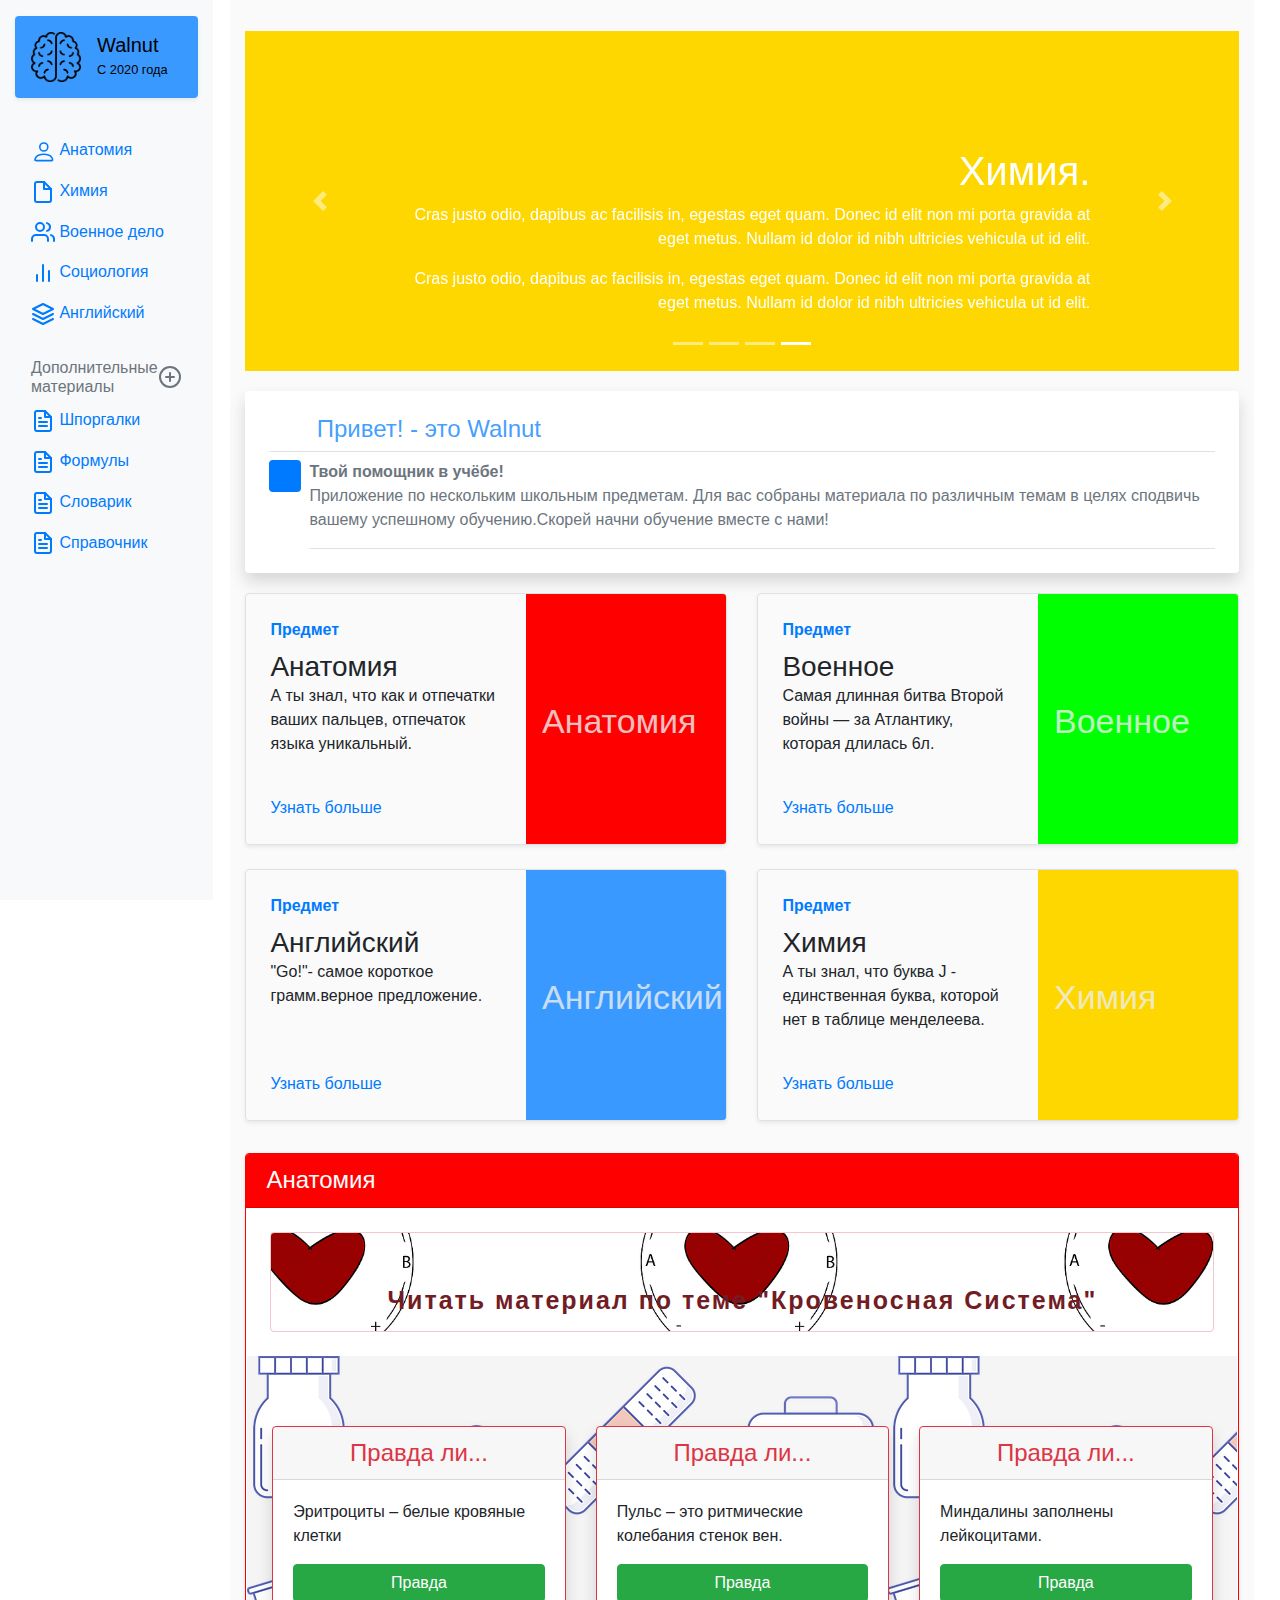
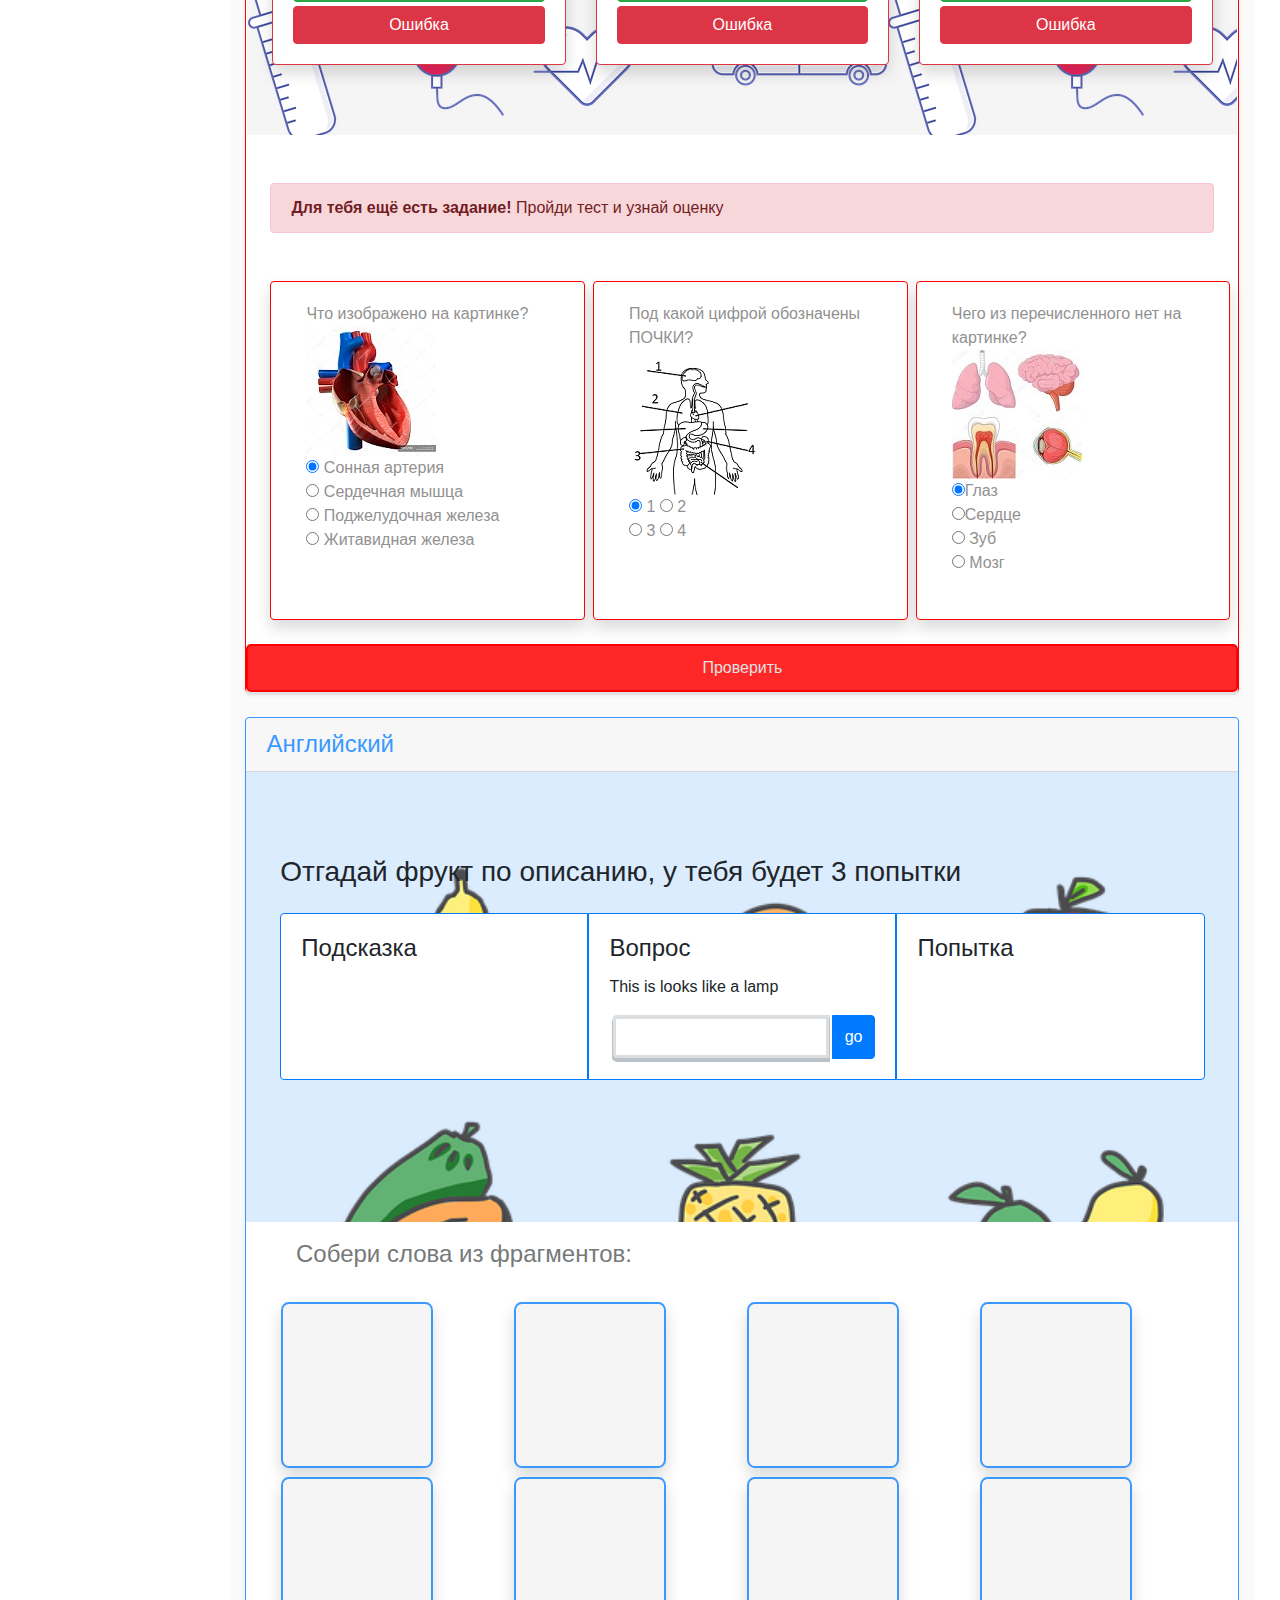
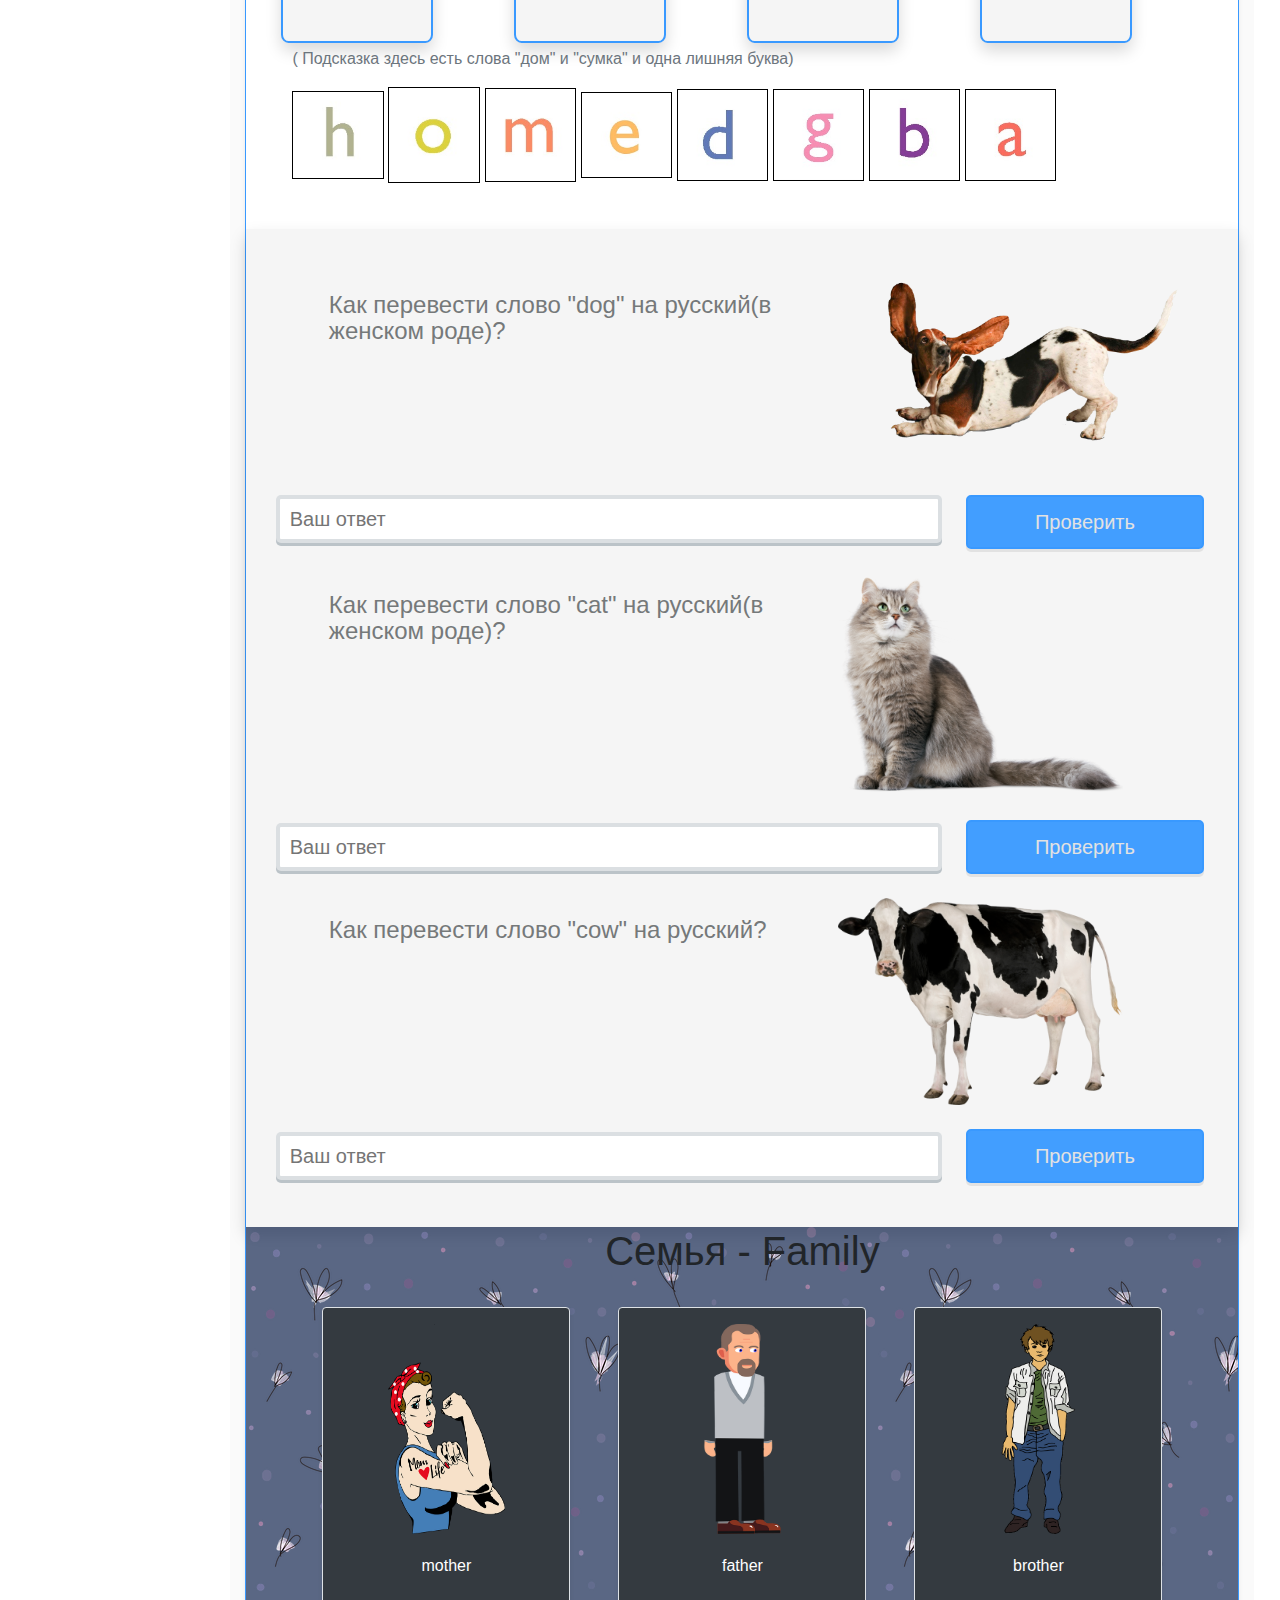
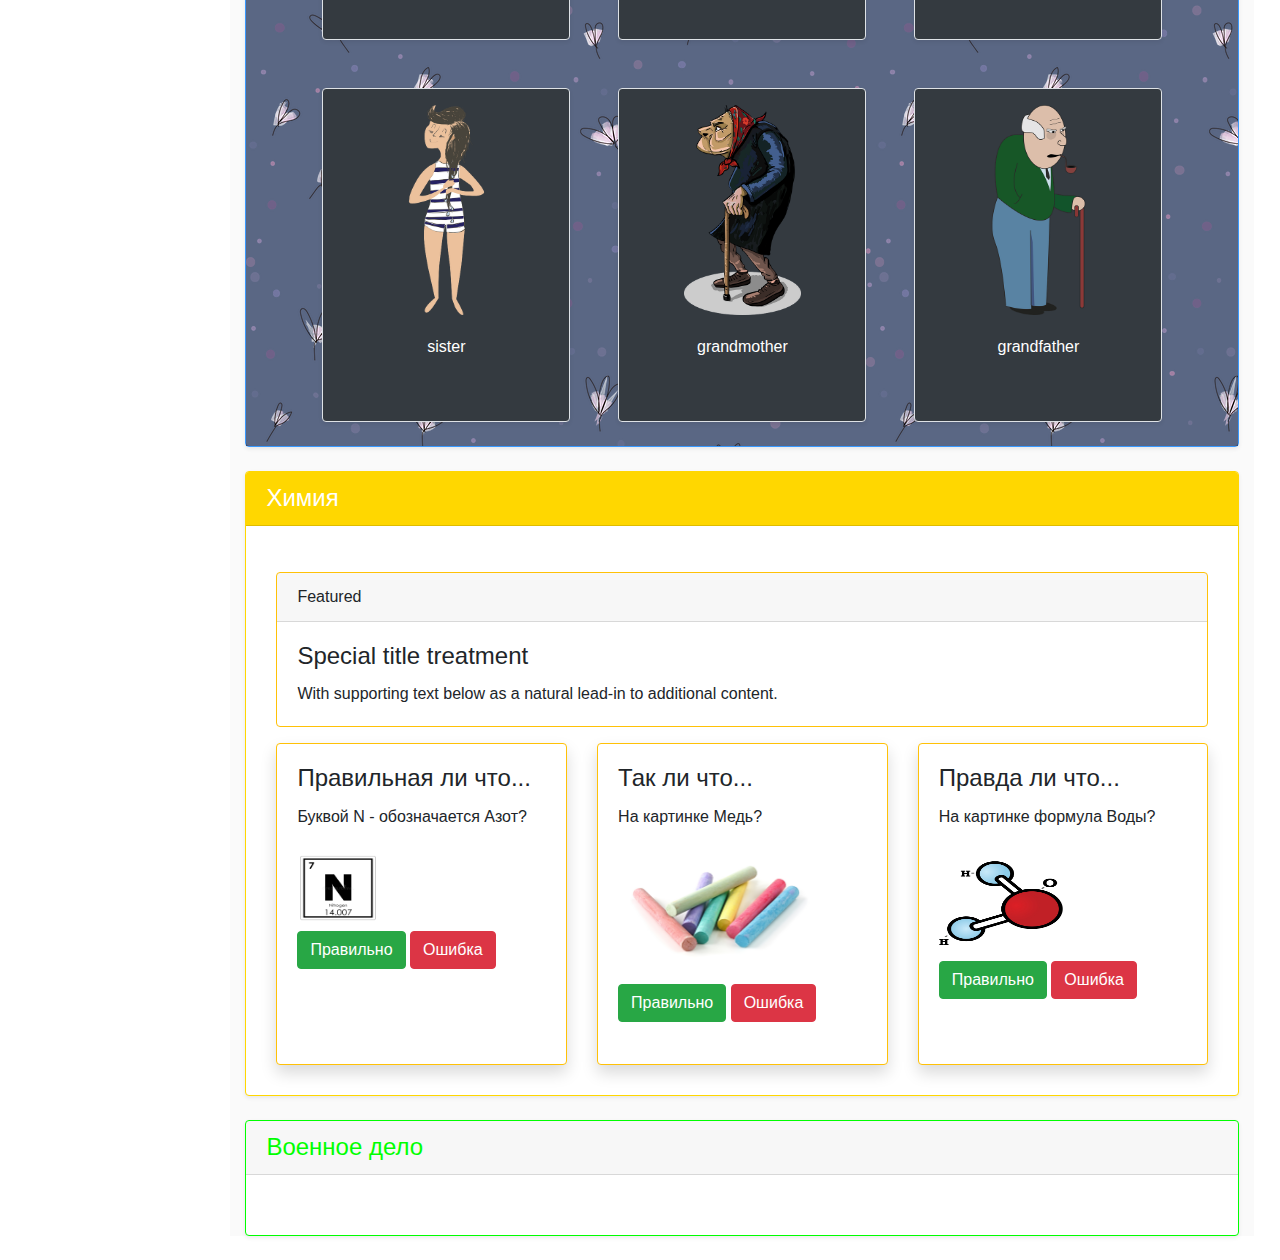
<file: Index.html>
<!DOCTYPE html>
<html lang="en">
  <head>
    <!-- Required meta tags -->
    <meta charset="utf-8" />
    <meta
      name="viewport"
      content="width=device-width, initial-scale=1, shrink-to-fit=no"
    />

    <!-- Bootstrap CSS -->
    <link
      rel="stylesheet"
      href="https://stackpath.bootstrapcdn.com/bootstrap/4.5.2/css/bootstrap.min.css"
      integrity="sha384-JcKb8q3iqJ61gNV9KGb8thSsNjpSL0n8PARn9HuZOnIxN0hoP+VmmDGMN5t9UJ0Z"
      crossorigin="anonymous"
    />
    <link rel="stylesheet" href="css/style.css" />

    <title>Walnut</title>
  </head>
  <body>
  <div class="top_mobilMEnu navbar navbar-expand-md  fixed-top bg-white">
  
      <a class="navbar-brand" href="#">Walnut</a>
      <button class="navbar-toggler collapsed burg" type="button" data-toggle="collapse" data-target="#navbarCollapse" aria-controls="navbarCollapse" aria-expanded="false" aria-label="Toggle navigation">
        <svg width="1em" height="1em" viewBox="0 0 16 16" class="bi bi-list" fill="currentColor" xmlns="http://www.w3.org/2000/svg">
          <path fill-rule="evenodd" d="M2.5 11.5A.5.5 0 0 1 3 11h10a.5.5 0 0 1 0 1H3a.5.5 0 0 1-.5-.5zm0-4A.5.5 0 0 1 3 7h10a.5.5 0 0 1 0 1H3a.5.5 0 0 1-.5-.5zm0-4A.5.5 0 0 1 3 3h10a.5.5 0 0 1 0 1H3a.5.5 0 0 1-.5-.5z"/>
        </svg>
      </button>
      <div class="navbar-collapse collapse" id="navbarCollapse" style="">
        <ul class="navbar-nav mr-auto">
          <li class="nav-item">
            <a class="nav-link active" href="/index.html#anatomi">
              <svg
               width="24"
                height="24"
                 viewBox="0 0 15 15" 
                 class="bi bi-person" 
                 fill="currentColor"
                  xmlns="http://www.w3.org/2000/svg">
                <path 
                fill-rule="evenodd"
                 d="M10 5a2 2 0 1 1-4 0 2 2 0 0 1 4 0zM8 8a3 3 0 1 0 0-6 3 3 0 0 0 0 6zm6 5c0 1-1 1-1 1H3s-1 0-1-1 1-4 6-4 6 3 6 4zm-1-.004c-.001-.246-.154-.986-.832-1.664C11.516 10.68 10.289 10 8 10c-2.29 0-3.516.68-4.168 1.332-.678.678-.83 1.418-.832 1.664h10z"/>
              </svg>
              Анатомия <span class="sr-only">(current)</span>
            </a>
          </li>
          <li class="nav-item">
            <a class="nav-link" href="#chemistry">
              <svg
                xmlns="http://www.w3.org/2000/svg"
                width="24"
                height="24"
                viewBox="0 0 24 24"
                fill="none"
                stroke="currentColor"
                stroke-width="2"
                stroke-linecap="round"
                stroke-linejoin="round"
                class="feather feather-file"
              >
                <path
                  d="M13 2H6a2 2 0 0 0-2 2v16a2 2 0 0 0 2 2h12a2 2 0 0 0 2-2V9z"
                ></path>
                <polyline points="13 2 13 9 20 9"></polyline>
              </svg>
              Химия
            </a>
          </li>
          
          <li class="nav-item">
            <a class="nav-link" href="#voen">
              <svg
                xmlns="http://www.w3.org/2000/svg"
                width="24"
                height="24"
                viewBox="0 0 24 24"
                fill="none"
                stroke="currentColor"
                stroke-width="2"
                stroke-linecap="round"
                stroke-linejoin="round"
                class="feather feather-users"
              >
                <path d="M17 21v-2a4 4 0 0 0-4-4H5a4 4 0 0 0-4 4v2"></path>
                <circle cx="9" cy="7" r="4"></circle>
                <path d="M23 21v-2a4 4 0 0 0-3-3.87"></path>
                <path d="M16 3.13a4 4 0 0 1 0 7.75"></path>
              </svg>
              Военное дело
            </a>
          </li>
          <li class="nav-item">
            <a class="nav-link" href="#socil">
              <svg
                xmlns="http://www.w3.org/2000/svg"
                width="24"
                height="24"
                viewBox="0 0 24 24"
                fill="none"
                stroke="currentColor"
                stroke-width="2"
                stroke-linecap="round"
                stroke-linejoin="round"
                class="feather feather-bar-chart-2"
              >
                <line x1="18" y1="20" x2="18" y2="10"></line>
                <line x1="12" y1="20" x2="12" y2="4"></line>
                <line x1="6" y1="20" x2="6" y2="14"></line>
              </svg>
              Социология
            </a>
          </li>
          <li class="nav-item">
            <a class="nav-link" href="#eng">
              <svg
                xmlns="http://www.w3.org/2000/svg"
                width="24"
                height="24"
                viewBox="0 0 24 24"
                fill="none"
                stroke="currentColor"
                stroke-width="2"
                stroke-linecap="round"
                stroke-linejoin="round"
                class="feather feather-layers"
              >
                <polygon points="12 2 2 7 12 12 22 7 12 2"></polygon>
                <polyline points="2 17 12 22 22 17"></polyline>
                <polyline points="2 12 12 17 22 12"></polyline>
              </svg>
              Английский
            </a>
          </li>
         
        </ul>
      </div>
  </div>
    <nav
      id="sidebarMenu"
      class="col-md-3 col-lg-2 d-md-block bg-light sidebar collapse"
    >
    <div
        class="logo d-flex align-items-center p-3 my-3 text-white-50 bg-purple rounded shadow-sm"
      >
        <img
          class="mr-3"
          src="img/logo2.png"
          alt="logo"
          width="50"
          height="50"
        />
        <div class="lh-100 logo_text">
          <h6 class="logo_walnut mb-0 lh-100" _msthash="672204" _msttexthash="138918">
            Walnut
          </h6>
          <small _msthash="520793" _msttexthash="876486">С 2020 года</small>
        </div>
      </div>
      <div class="sidebar-sticky pt-3">
        <ul class="nav flex-column">
          <li class="nav-item">
            <a class="nav-link active" href="/index.html#anatomi">
              <svg
               width="24"
                height="24"
                 viewBox="0 0 15 15" 
                 class="bi bi-person" 
                 fill="currentColor"
                  xmlns="http://www.w3.org/2000/svg">
                <path 
                fill-rule="evenodd"
                 d="M10 5a2 2 0 1 1-4 0 2 2 0 0 1 4 0zM8 8a3 3 0 1 0 0-6 3 3 0 0 0 0 6zm6 5c0 1-1 1-1 1H3s-1 0-1-1 1-4 6-4 6 3 6 4zm-1-.004c-.001-.246-.154-.986-.832-1.664C11.516 10.68 10.289 10 8 10c-2.29 0-3.516.68-4.168 1.332-.678.678-.83 1.418-.832 1.664h10z"/>
              </svg>
              Анатомия <span class="sr-only">(current)</span>
            </a>
          </li>
          <li class="nav-item">
            <a class="nav-link" href="#chemistry">
              <svg
                xmlns="http://www.w3.org/2000/svg"
                width="24"
                height="24"
                viewBox="0 0 24 24"
                fill="none"
                stroke="currentColor"
                stroke-width="2"
                stroke-linecap="round"
                stroke-linejoin="round"
                class="feather feather-file"
              >
                <path
                  d="M13 2H6a2 2 0 0 0-2 2v16a2 2 0 0 0 2 2h12a2 2 0 0 0 2-2V9z"
                ></path>
                <polyline points="13 2 13 9 20 9"></polyline>
              </svg>
              Химия
            </a>
          </li>
          
          <li class="nav-item">
            <a class="nav-link" href="#voen">
              <svg
                xmlns="http://www.w3.org/2000/svg"
                width="24"
                height="24"
                viewBox="0 0 24 24"
                fill="none"
                stroke="currentColor"
                stroke-width="2"
                stroke-linecap="round"
                stroke-linejoin="round"
                class="feather feather-users"
              >
                <path d="M17 21v-2a4 4 0 0 0-4-4H5a4 4 0 0 0-4 4v2"></path>
                <circle cx="9" cy="7" r="4"></circle>
                <path d="M23 21v-2a4 4 0 0 0-3-3.87"></path>
                <path d="M16 3.13a4 4 0 0 1 0 7.75"></path>
              </svg>
              Военное дело
            </a>
          </li>
          <li class="nav-item">
            <a class="nav-link" href="#socil">
              <svg
                xmlns="http://www.w3.org/2000/svg"
                width="24"
                height="24"
                viewBox="0 0 24 24"
                fill="none"
                stroke="currentColor"
                stroke-width="2"
                stroke-linecap="round"
                stroke-linejoin="round"
                class="feather feather-bar-chart-2"
              >
                <line x1="18" y1="20" x2="18" y2="10"></line>
                <line x1="12" y1="20" x2="12" y2="4"></line>
                <line x1="6" y1="20" x2="6" y2="14"></line>
              </svg>
              Социология
            </a>
          </li>
          <li class="nav-item">
            <a class="nav-link" href="#eng">
              <svg
                xmlns="http://www.w3.org/2000/svg"
                width="24"
                height="24"
                viewBox="0 0 24 24"
                fill="none"
                stroke="currentColor"
                stroke-width="2"
                stroke-linecap="round"
                stroke-linejoin="round"
                class="feather feather-layers"
              >
                <polygon points="12 2 2 7 12 12 22 7 12 2"></polygon>
                <polyline points="2 17 12 22 22 17"></polyline>
                <polyline points="2 12 12 17 22 12"></polyline>
              </svg>
              Английский
            </a>
          </li>
        </ul>

        <h6
          class="sidebar-heading d-flex justify-content-between align-items-center px-3 mt-4 mb-1 text-muted"
        >
          <span>Дополнительные <br>материалы</span>
          <a
            class="d-flex align-items-center text-muted"
            href="#"
            aria-label="Add a new report"
          >
            <svg
              xmlns="http://www.w3.org/2000/svg"
              width="24"
              height="24"
              viewBox="0 0 24 24"
              fill="none"
              stroke="currentColor"
              stroke-width="2"
              stroke-linecap="round"
              stroke-linejoin="round"
              class="feather feather-plus-circle"
            >
              <circle cx="12" cy="12" r="10"></circle>
              <line x1="12" y1="8" x2="12" y2="16"></line>
              <line x1="8" y1="12" x2="16" y2="12"></line>
            </svg>
          </a>
        </h6>
        <ul class="nav flex-column mb-2">
          <li class="nav-item">
            <a class="nav-link" href="dictionary.html">
              <svg
                xmlns="http://www.w3.org/2000/svg"
                width="24"
                height="24"
                viewBox="0 0 24 24"
                fill="none"
                stroke="currentColor"
                stroke-width="2"
                stroke-linecap="round"
                stroke-linejoin="round"
                class="feather feather-file-text"
              >
                <path
                  d="M14 2H6a2 2 0 0 0-2 2v16a2 2 0 0 0 2 2h12a2 2 0 0 0 2-2V8z"
                ></path>
                <polyline points="14 2 14 8 20 8"></polyline>
                <line x1="16" y1="13" x2="8" y2="13"></line>
                <line x1="16" y1="17" x2="8" y2="17"></line>
                <polyline points="10 9 9 9 8 9"></polyline>
              </svg>
              Шпоргалки
            </a>
          </li>
          <li class="nav-item">
            <a class="nav-link" href="dictionary.html">
              <svg
                xmlns="http://www.w3.org/2000/svg"
                width="24"
                height="24"
                viewBox="0 0 24 24"
                fill="none"
                stroke="currentColor"
                stroke-width="2"
                stroke-linecap="round"
                stroke-linejoin="round"
                class="feather feather-file-text"
              >
                <path
                  d="M14 2H6a2 2 0 0 0-2 2v16a2 2 0 0 0 2 2h12a2 2 0 0 0 2-2V8z"
                ></path>
                <polyline points="14 2 14 8 20 8"></polyline>
                <line x1="16" y1="13" x2="8" y2="13"></line>
                <line x1="16" y1="17" x2="8" y2="17"></line>
                <polyline points="10 9 9 9 8 9"></polyline>
              </svg>
              Формулы
            </a>
          </li>
          <li class="nav-item">
            <a class="nav-link" href="dictionary.html">
              <svg
                xmlns="http://www.w3.org/2000/svg"
                width="24"
                height="24"
                viewBox="0 0 24 24"
                fill="none"
                stroke="currentColor"
                stroke-width="2"
                stroke-linecap="round"
                stroke-linejoin="round"
                class="feather feather-file-text"
              >
                <path
                  d="M14 2H6a2 2 0 0 0-2 2v16a2 2 0 0 0 2 2h12a2 2 0 0 0 2-2V8z"
                ></path>
                <polyline points="14 2 14 8 20 8"></polyline>
                <line x1="16" y1="13" x2="8" y2="13"></line>
                <line x1="16" y1="17" x2="8" y2="17"></line>
                <polyline points="10 9 9 9 8 9"></polyline>
              </svg>
              Словарик
            </a>
          </li>
          <li class="nav-item">
            <a class="nav-link" href="dictionary.html">
              <svg
                xmlns="http://www.w3.org/2000/svg"
                width="24"
                height="24"
                viewBox="0 0 24 24"
                fill="none"
                stroke="currentColor"
                stroke-width="2"
                stroke-linecap="round"
                stroke-linejoin="round"
                class="feather feather-file-text"
              >
                <path
                  d="M14 2H6a2 2 0 0 0-2 2v16a2 2 0 0 0 2 2h12a2 2 0 0 0 2-2V8z"
                ></path>
                <polyline points="14 2 14 8 20 8"></polyline>
                <line x1="16" y1="13" x2="8" y2="13"></line>
                <line x1="16" y1="17" x2="8" y2="17"></line>
                <polyline points="10 9 9 9 8 9"></polyline>
              </svg>
              Справочник
            </a>
          </li>
        </ul>
      </div>
    </nav>

    <main role="main" class="container">
     
      
<div class="" style="margin: 5px;"></div>

      <section class="main_slider">
        <div id="myCarousel" class="carousel slide pointer-event" data-ride="carousel">
          <ol class="carousel-indicators">
            <li data-target="#myCarousel" data-slide-to="0" class=""></li>
            <li data-target="#myCarousel" data-slide-to="1" class=""></li>
            
            <li data-target="#myCarousel" data-slide-to="2" class=""></li>
            <li data-target="#myCarousel" data-slide-to="3" class="active"></li>
          </ol>
          <div class="carousel-inner" >
            <div class="carousel-item">
              <svg class="bd-placeholder-img " width="100%" height="100%"  xmlns="http://www.w3.org/2000/svg" preserveAspectRatio="xMidYMid slice" focusable="false" role="img"><rect width="100%" height="100%" fill="red"></rect></svg>
              <div class="container" >
                <div class="carousel-caption text-left">
                  <h1>Анатомия.</h1>
                  <p>Cras justo odio, dapibus ac facilisis in, egestas eget quam. Donec id elit non mi porta gravida at eget metus. Nullam id dolor id nibh ultricies vehicula ut id elit.</p>
                  <p>Cras justo odio, dapibus ac facilisis in, egestas eget quam. Donec id elit non mi porta gravida at eget metus. Nullam id dolor id nibh ultricies vehicula ut id elit.</p>
                 
                  </div>
              </div>
            </div>
            <div class="carousel-item">
              <svg class="bd-placeholder-img" width="100%" height="100%" xmlns="http://www.w3.org/2000/svg" preserveAspectRatio="xMidYMid slice" focusable="false" role="img"><rect width="100%" height="100%" fill=" rgb(57, 153, 255)"></rect></svg>
              <div class="container">
                <div class="carousel-caption">
                  <h1>Английский.</h1>
                  <p>Cras justo odio, dapibus ac facilisis in, egestas eget quam. Donec id elit non mi porta gravida at eget metus. Nullam id dolor id nibh ultricies vehicula ut id elit.</p>
                  <p>Cras justo odio, dapibus ac facilisis in, egestas eget quam. Donec id elit non mi porta gravida at eget metus. Nullam id dolor id nibh ultricies vehicula ut id elit.</p>
                 
                  </div>
              </div>
            </div>
            <div class="carousel-item">
              <svg class="bd-placeholder-img" width="100%" height="100%" xmlns="http://www.w3.org/2000/svg" preserveAspectRatio="xMidYMid slice" focusable="false" role="img"><rect width="100%" height="100%" fill="#00FF00"></rect></svg>
              <div class="container">
                <div class="carousel-caption">
                  <h1>Военное дело.</h1>
                  <p>Cras justo odio, dapibus ac facilisis in, egestas eget quam. Donec id elit non mi porta gravida at eget metus. Nullam id dolor id nibh ultricies vehicula ut id elit.</p>
                  <p>Cras justo odio, dapibus ac facilisis in, egestas eget quam. Donec id elit non mi porta gravida at eget metus. Nullam id dolor id nibh ultricies vehicula ut id elit.</p>
                 
                  </div>
              </div>
            </div>
            <div class="carousel-item active">
              <svg class="bd-placeholder-img" width="100%" height="100%" xmlns="http://www.w3.org/2000/svg" preserveAspectRatio="xMidYMid slice" focusable="false" role="img"><rect width="100%" height="100%" fill="#FFD700"></rect></svg>
              <div class="container">
                <div class="carousel-caption text-right">
                  <h1>Химия.</h1>
                  <p>Cras justo odio, dapibus ac facilisis in, egestas eget quam. Donec id elit non mi porta gravida at eget metus. Nullam id dolor id nibh ultricies vehicula ut id elit.</p>
                  <p>Cras justo odio, dapibus ac facilisis in, egestas eget quam. Donec id elit non mi porta gravida at eget metus. Nullam id dolor id nibh ultricies vehicula ut id elit.</p>
                  
                </div>
              </div>
            </div>
          </div>
          <a class="carousel-control-prev" href="#myCarousel" role="button" data-slide="prev">
            <span class="carousel-control-prev-icon" aria-hidden="true"></span>
            <span class="sr-only">Previous</span>
          </a>
          <a class="carousel-control-next" href="#myCarousel" role="button" data-slide="next">
            <span class="carousel-control-next-icon" aria-hidden="true"></span>
            <span class="sr-only">Next</span>
          </a>
        </div>
      </section>
      <div class="" style="margin: 20px;"></div>

      <section class="about_proj">
        <div class="my-2 p-4 bg-white rounded shadow" style="border-radius: 10px;">
          <h6
            class="border-bottom border-gray pb-2 mb-0" 
            style="font-size: 24px; padding-left: 5%; color: rgba(57, 153, 255, 0.952);"
            _msthash="457847"
            _msttexthash="4276883"
          >
            Привет! - это Walnut
          </h6>
          <div class="media text-muted pt-2">
            <svg
              class="bd-placeholder-img mr-2 rounded"
              width="32"
              height="32"
              xmlns="http://www.w3.org/2000/svg"
              preserveAspectRatio="xMidYMid slice"
              focusable="false"
              role="img"
              aria-label="Заполнитель: 32x32"
              _mstaria-label="1959997"
            >
              <title _mstHash="753623" _mstTextHash="177515" _mstHidden="1">
                Placeholder
              </title>
              <rect width="100%" height="100%" fill="#007bff"></rect>
              <text
                x="50%"
                y="50%"
                fill="#007bff"
                dy=".3em"
                _mstHash="1092936"
                _mstTextHash="37661"
              >
                32x32
              </text>
            </svg>
            <p
              class=" intro_text media-body pb-3 mb-0 small lh-125 border-bottom border-gray"
            >
              <strong
                class="d-block text-gray-dark"
                _msthash="1091974"
                _msttexthash="133965"
                >Твой помощник в учёбе! </strong
              ><font _mstmutation="1" _msthash="651326" _msttexthash="14434433">
                Приложение по нескольким школьным предметам.
                Для вас собраны материала по различным темам в целях сподвичь
                вашему успешному обучению.Скорей начни обучение вместе с нами!
              </font>
            </p>
            
          </div>
        </div>
        
      </section>
     
      <section class="info">
        
          <div class="" style="margin: 20px;"></div>
          <div class="row mb-2 intro_info">
            <div class="col-md-6">
              <div class="row no-gutters border rounded overflow-hidden flex-md-row mb-4 shadow-sm h-md-250 position-relative">
                <div class="col p-4 d-flex flex-column position-static text_par_intro">
                  <strong class="d-inline-block mb-2 text-primary">Предмет</strong>
                  <h3 class="mb-0 h3Info h3red">Анатомия</h3>
                  <p class="card-text mb-auto">А ты знал, что как и отпечатки ваших пальцев, отпечаток языка уникальный.</p>
                  <a href="#anatomi" class="stretched-link">Узнать больше</a>
                </div>
                <div class="col-auto d-none d-lg-block">
                  <svg class="bd-placeholder-img" width="200" height="250" xmlns="http://www.w3.org/2000/svg" preserveAspectRatio="xMidYMid slice" focusable="false" role="img" aria-label="Placeholder: Thumbnail"><title>Placeholder</title><rect width="100%" height="100%" fill="red"></rect><text class="info_txt" x="8%" y="50%" fill="#eceeef" dy=".4em">Анатомия</text></svg>
                </div>
              </div>
            </div>
            <div class="col-md-6">
              <div class="row no-gutters border rounded overflow-hidden flex-md-row mb-4 shadow-sm h-md-250 position-relative">
                <div class="col p-4 d-flex flex-column position-static text_par_intro">
                  <strong class="d-inline-block mb-2 text-primary">Предмет</strong>
                  <h3 class="mb-0 h3Info h3gr">Военное</h3>
                  <p class="card-text mb-auto">Самая длинная битва Второй войны — за Атлантику, которая длилась 6л.</p>
                  <a href="#voen" class="stretched-link">Узнать больше</a>
                </div>
                <div class="col-auto d-none d-lg-block">
                  <svg class="bd-placeholder-img" width="200" height="250" xmlns="http://www.w3.org/2000/svg" preserveAspectRatio="xMidYMid slice" focusable="false" role="img" aria-label="Placeholder: Thumbnail"><title>Placeholder</title><rect width="100%" height="100%" fill="#00FF00"></rect><text class="info_txt" x="8%" y="50%" fill="#eceeef" dy=".4em">Военное</text></svg>
                </div>
              </div>
            </div>
            
            <div class="col-md-6">
              <div class="row no-gutters border rounded overflow-hidden flex-md-row mb-4 shadow-sm h-md-250 position-relative">
                <div class="col p-4 d-flex flex-column position-static text_par_intro">
                  <strong class="d-inline-block mb-2 text-primary">Предмет</strong>
                  <h3 class="mb-0 h3Info h3bl">Английский</h3>
                  <p class="mb-auto">"Go!"- самое короткое грамм.верное предложение.</p>
                  <a href="#eng" class="stretched-link">Узнать больше</a>
                </div>
                <div class="col-auto d-none d-lg-block">
                  <svg class="bd-placeholder-img" width="200" height="250" xmlns="http://www.w3.org/2000/svg" preserveAspectRatio="xMidYMid slice" focusable="false" role="img" aria-label="Placeholder: Thumbnail"><title>Placeholder</title><rect width="100%" height="100%" fill="rgb(57, 153, 255)"></rect><text class="info_txt" x="8%" y="50%" fill="#eceeef" dy=".4em">Английский</text></svg>
                </div>
              </div>
            </div>
          
            <div class="col-md-6">
              <div class="row no-gutters border rounded overflow-hidden flex-md-row mb-4 shadow-sm h-md-250 position-relative">
                <div class="col p-4 d-flex flex-column position-static text_par_intro">
                  <strong class="d-inline-block mb-2 text-primary">Предмет</strong>
                  <h3 class="mb-0 h3Info h3e">Химия</h3>
                  <p class="mb-auto">А ты знал, что буква J - единственная буква, которой нет в таблице менделеева.</p>
                  <a href="#chemistry" class="stretched-link">Узнать больше</a>
                </div>
                <div class="col-auto d-none d-lg-block">
                  <svg class="bd-placeholder-img" width="200" height="250" xmlns="http://www.w3.org/2000/svg" preserveAspectRatio="xMidYMid slice" focusable="false" role="img" aria-label="Placeholder: Thumbnail"><title>Placeholder</title><rect width="100%" height="100%" fill="#FFD700"></rect><text class="info_txt" x="8%" y="50%" fill="#eceeef" dy=".4em">Химия</text></svg>
                </div>
              </div>
            </div>
            
          </div>
        </section>
      
        
        <section class="anatomi" id="anatomi">
          <div class="card mb-4 shadow-sm card_anat">
            <div class="card-header" style="background-color: red;">
              <h4 class="my-0 font-weight-normal" style="color: white;">Анатомия</h4>
            </div>
           <a href="dictionary.html" class="leanMore m-4 alert alert-danger">
             Читать материал по теме "Кровеносная Система"
            </a>
              
              <div class="card-deck cardAnatBG">
                
                <div class="card border border-danger shadow">
                  <div class="card-header text-danger">
                    <h4 class="card-title d-flex justify-content-center my-0 ">Правда ли...</h4>
                  </div>
                  <div class="card-body " id="cardCick">
                    
                    <p class="card-text">Эритроциты – белые кровяные клетки</p>
                    
                    <button type="button" class="btn btn-success w-100 mb-1" onclick="SubmitFalse()">Правда</button> <br>
                    <button type="button" class="btn btn-danger w-100" onclick="SubmitTrue()">Ошибка</button>
                  </div>
                </div>
                
                <div class="card border border-danger shadow">
                  <div class="card-header text-danger">
                    <h4 class="card-title d-flex justify-content-center my-0 ">Правда ли...</h4>
                  </div>
                  <div class="card-body " id="cardCick2">
                    
                    <p class="card-text">Пульс – это ритмические колебания стенок вен.</p>
                    
                    <button type="button" class="btn btn-success w-100 mb-1" onclick="SubmitFalse2()">Правда</button> <br>
                    <button type="button" class="btn btn-danger w-100" onclick="SubmitTrue2()">Ошибка</button>
                  </div>
                </div>
                <div class="card border border-danger shadow">
                  <div class="card-header text-danger">
                    <h4 class="card-title d-flex justify-content-center my-0 ">Правда ли...</h4>
                  </div>
                  <div class="card-body " id="cardCick3">
                    
                    <p class="card-text">Миндалины заполнены лейкоцитами.</p>
                    
                    <button type="button" class="btn btn-success w-100 mb-1" onclick="SubmitTrue3()">Правда</button> <br>
                    <button type="button" class="btn btn-danger w-100" onclick="SubmitFalse3()">Ошибка</button>
                  </div>
                </div>
              </div>
              <br>
              <div class="alert alert-danger m-4" role="alert"> 
                <strong>Для тебя ещё есть задание! </strong>Пройди тест и узнай оценку
              </div>
              <div class="test" style="color: rgb(145, 145, 145);">
               
                <form  name="quiz" class="quiz " id="quiz" action="javascript:check();">
                  <div class="d-flex m-4 cardAnat">
                    <div class="card shadow col-md-4 mr-2">
                      <div class="card-body">
                        <p class="my-0 font-weight-normal">Что изображено на картинке? </p>
                        <img src="img/test_anatom.jpg" alt=""><br>
                        <input name="vopros1" checked="checked" value="no" id="value1" type="radio"> Сонная артерия  <br>
                        <input name="vopros1" value="yes" id="value2" type="radio"> Сердечная мышца <br>
                        <input name="vopros1" value="no" id="value3" type="radio"> Поджелудочная железа <br>
                        <input name="vopros1" value="nо" id="value4" type="radio"> Житавидная железа <br>
                      </div>
                    </div>
                   
                   <div class="card shadow col-md-4 mr-2">
                    <div class="card-body">
                      <div class=""> <p class="my-0 font-weight-normal"> Под какой цифрой обозначены ПОЧКИ?</p>
                        <img src="img/test_anatom_2.png" alt=""><br>
                        <input name="vopros2" checked="checked" value="no" id="value1" type="radio">  1 
                        <input name="vopros2" value="no" id="value2" type="radio"> 2 <br>
                        <input name="vopros2" value="no" id="value3" type="radio">  3
                        <input name="vopros2" value="yes" id="value4" type="radio">  4 
                      </div>
                    </div>
                  </div>
                    
                   
                  <div class="card shadow col-md-4">
                    <div class="card-body">
                      <p class="my-0 font-weight-normal">Чего из перечисленного нет на картинке?</p>
                    <img src="img/test_anatom_3.jpg" alt=""><br>
                    <input name="vopros3" checked="checked" value="no" id="value1" type="radio">Глаз <br>
                    <input name="vopros3" value="yes" id="value2" type="radio">Сердце <br>
                    <input name="vopros3" value="no" id="value3" type="radio"> Зуб <br>
                    <input name="vopros3" value="nо" id="value4" type="radio"> Мозг <br>
                    <br>
                    </div>
                  </div>
                   <br>
                  
                </div>
                  <input value="Проверить" type="submit" placeholder="Проверить" style="border: 2px solid  rgb(255, 0, 0); border-radius: 5px; margin: 0; width: 100%; background-color: rgba(255, 0, 0, 0.849);color: rgb(226, 226, 226); padding: 10px 15px; box-shadow: 0px 3px 0px ;">
                </div>
              </form>
              </div>
            </div>
          </div>
      </section>

     <section class="eng" id="eng">
      
        <div class="card mb-4 shadow-sm" style="border-color: rgb(57, 153, 255);">
          
          <div class="card-header">
            <h4 class="my-0 font-weight-normal" style="color: rgb(57, 153, 255);">Английский</h4>
          </div>
          
          <div class="cardsAnser">
            <h3 class="m-4">Отгадай фрукт по описанию, у тебя будет 3 попытки</h3>
            <div class="card-group m-4">
              
              <div class="card border border-primary">
                <div class="card-body">
                  <h4 class="card-title">Подсказка</h4>
                  <div class="cardAnser_prompt"></div>
                   </div>
              </div>
              <div class="card border border-primary">
                <div class="card-body">
                  <h4 class="card-title">Вопрос</h4>
                  <div class="cardAnserText"></div>
                  <div class="input-group">
                    <input type="text" class="form-control" id="cardAnserBTN" placeholder="" aria-label="" aria-describedby="basic-addon1">
                    <div class="input-group-append">
                      <button class="btn btn-primary" type="button" onclick="ClickAnser()">go</button>
                    </div>
                  </div>
                </div>
              </div>
              <div class="card border border-primary">
                <div class="card-body">
                  <h4 class="card-title">Попытка</h4>
                  <div class="cardAnser_try"></div>
                   </div>
              </div>
            </div>
          </div>

        
          
         <div class="wordCard">
          <p class="parStyle parNone">Собери слова из фрагментов:</p>
          <div class="card_info">
            <div class="puzzle">
              <div class="rowP">
                <div class="Acol shadow"></div>
                <div class="Acol shadow"></div>
                <div class="Acol shadow"></div>
                <div class="Acol shadow"></div> 
                <div class="Acol shadow"></div>
                <div class="Acol shadow"></div>
                <div class="Acol shadow"></div>
                <div class="Acol shadow"></div>
              </div>
          </div>
          <p class="text-muted ml-3 parNone">( Подсказка здесь есть слова "дом" и "сумка" и одна лишняя буква)</p>
          
          <div class="images ml-3">
              <img id="slice_0_0" draggable="true" src="img/slice_0_0.jpg">
              <img id="slice_0_1" draggable="true" src="img/slice_0_1.jpg">
              <img id="slice_0_2" draggable="true" src="img/slice_0_2.jpg">
              <img id="slice_0_3" draggable="true" src="img/slice_0_3.jpg">
              <img id="slice_0_4" draggable="true" src="img/slice_0_0 — копия.jpg">
              <img id="slice_0_5" draggable="true" src="img/slice_0_1 — копия.jpg">
              <img id="slice_0_6" draggable="true" src="img/slice_0_2 — копия.jpg">
              <img id="slice_0_7" draggable="true" src="img/slice_0_3 — копия.jpg">
          </div>
         </div>
           
           <div class="formWord shadow">
             <div class="d-flex my-4 engImg">
              <p class="parStyle col-md-6">Как перевести слово "dog" на русский(в женском роде)?</p>
              <img src="img/dog-eng.png" alt="" width="37%" height="20%">
             </div>
            <form action="">
              <input type="text" id="EngWord" placeholder="Ваш ответ" />
              <input type="button" class="btn btn-primary btn-lg active" onclick="Submit()" value="Проверить" style="border: 2px solid  rgb(57, 153, 255); min-width: 190px; font-size: 20px; border-radius: 5px; margin: 0 1%; width: 25%; background-color:rgba(57, 153, 255, 0.952);color: rgb(226, 226, 226); padding: 10px 15px; box-shadow: 0px 3px 0px ;"/>
            </form>
            <div class="d-flex my-4 engImg">
              <p class="parStyle col-md-6">Как перевести слово "cat" на русский(в женском роде)?</p>
              <img src="img/cat-eng.png" alt="" width="30%" height="10%">
             </div>
            <form action="">
              <input type="text" id="EngWord2" placeholder="Ваш ответ" />
              <input type="button" onclick="Submit2()" value="Проверить" style="border: 2px solid  rgb(57, 153, 255); min-width: 190px;  font-size: 20px; border-radius: 5px; margin: 0 1%; width: 25%; background-color:rgba(57, 153, 255, 0.952);color: rgb(226, 226, 226); padding: 10px 15px; box-shadow: 0px 3px 0px ;"/>
            </form>
           
            <div class="d-flex my-4 engImg">
              <p class="parStyle col-md-6">Как перевести слово "cow" на русский?</p>
              <img src="img/cow_eng.png" alt="" width="30%" height="10%" >
             </div>
              <form action="">
                <input type="text" id="EngWord3" placeholder="Ваш ответ" />
                <input type="button" onclick="Submit3()" value="Проверить" style="border: 2px solid  rgb(57, 153, 255); min-width: 190px;  font-size: 20px; border-radius: 5px; margin: 0 1%; width: 25%; background-color:rgba(57, 153, 255, 0.952);color: rgb(226, 226, 226); padding: 10px 15px; box-shadow: 0px 3px 0px ;"/>
              </form>
              <br>
           </div>
          </div>
          <div class="cardFamily">
            <h1 class=" d-flex  justify-content-center">Семья - Family</h1>
           <div class="cardFamilyrow  d-flex  justify-content-center">
            <div class="card shadow-sm bg-dark text-white border border-gray p-3 d-flex align-items-center col-sm-3 m-4">
              <img class="card-img-top" src="img/mom-1508902_640.png" alt="Card image cap">
              <div class="card-body"> mother </div>
            </div>
            <div class="card shadow-sm bg-dark text-white border border-gray p-3 d-flex align-items-center col-sm-3 m-4">
              <img class="card-img-top" src="img/man-5191479_640.png" alt="Card image cap">
              <div class="card-body"> father </div>
            </div>
            <div class="card shadow-sm bg-dark text-white border border-gray p-3 d-flex align-items-center col-sm-3 m-4">
              <img class="card-img-top" src="img/boy-161793_640.png" alt="Card image cap">
              <div class="card-body"> brother </div>
            </div>
           </div>
           <div class="cardFamilyrow  d-flex  justify-content-center">
            <div class="card shadow-sm bg-dark text-white border border-gray p-3 d-flex align-items-center col-sm-3 m-4">
              <img class="card-img-top" src="img/bathing-suit-511480_640.png" alt="Card image cap">
              <div class="card-body"> sister </div>
            </div>
            <div class="card shadow-sm  bg-dark text-white border border-gray p-3 d-flex align-items-center col-sm-3 m-4">
              <img class="card-img-top" src="img/the-old-woman-3486195_640.png" alt="Card image cap">
              <div class="card-body"> grandmother </div>
            </div>
            <div class="card shadow-sm bg-dark text-white border border-gray p-3 d-flex align-items-center col-sm-3 m-4">
              <img class="card-img-top" src="img/cane-1293369_640.png" alt="Card image cap">
              <div class="card-body"> grandfather </div>
            </div>
           </div>
          </div>
        </div>
      </section>

      <section class="chemistry" id="chemistry">
        <div class="card mb-4 shadow-sm card_him" style="border-color: #FFD700;">
          <div class="card-header"style="background-color: #FFD700;">
            <h4 class="my-0 font-weight-normal" style="color: #ffffff;">Химия</h4>
          </div>
          <div class="card_info">
            <div class="card border border-warning my-3">
              <div class="card-header">
                Featured
              </div>
              <div class="card-body">
                <h4 class="card-title">Special title treatment</h4>
                <p class="card-text">With supporting text below as a natural lead-in to additional content.</p>
              </div>
            </div>
            <div class="card-deck">
              <div class="card border border-warning shadow">
                <div class="card-body">
                  <h4 class="card-title">Правильная ли что...</h4>
                  <p class="card-text">Буквой N - обозначается Азот?</p>
                  <img src="img/Azot-him.jpg" alt="mel" width="33%" height="25%"  class="my-2"><br>
                  <button type="button" class="btn btn-success" onclick="Submit4()">Правильно</button>
                  <button type="button" class="btn btn-danger" onclick="Submit5()">Ошибка</button>
                </div>
              </div>
              <div class="card border border-warning shadow">
                <div class="card-body">
                  <h4 class="card-title">Так ли что...</h4> 
                  <p class="card-text">На картинке Медь?</p>
                  <img src="img/kisspng-chalk-promotional-merchandise-him.jpg" alt="mel" width="80%" height="44%"  class="my-2">
                  <button type="button" class="btn btn-success" onclick="Submit5()">Правильно</button>
                  <button type="button" class="btn btn-danger" onclick="Submit4()">Ошибка</button>
                </div>
              </div>
              <div class="card border border-warning shadow">
                <div class="card-body">
                  <h4 class="card-title">Правда ли что...</h4>
                  <p class="card-text">На картинке формула Воды?</p>
                  <img src="img/H2O-himjpg.jpg" alt="mel" width="50%" height="30%" class="my-3"><br>
                  <button type="button" class="btn btn-success" onclick="Submit4()">Правильно</button>
                  <button type="button" class="btn btn-danger" onclick="Submit5()">Ошибка</button>
              </div>
            </div>
          </div>
        </div>
      </section>

      <section class="voen" id="voen">
        <div class="card mb-4 shadow-sm card_voe" style="border-color: #00FF00;">
          <div class="card-header">
            <h4 class="my-0 font-weight-normal" style="color: #00FF00;">Военное дело</h4>
          </div>
          <div class="card_info">

          </div>
        </div>
      </section>
      
    </main>
    <!-- Optional JavaScript -->
    <!-- jQuery first, then Popper.js, then Bootstrap JS -->
    <script
      src="https://code.jquery.com/jquery-3.5.1.slim.min.js"
      integrity="sha384-DfXdz2htPH0lsSSs5nCTpuj/zy4C+OGpamoFVy38MVBnE+IbbVYUew+OrCXaRkfj"
      crossorigin="anonymous"
    ></script>
    <script
      src="https://cdn.jsdelivr.net/npm/popper.js@1.16.1/dist/umd/popper.min.js"
      integrity="sha384-9/reFTGAW83EW2RDu2S0VKaIzap3H66lZH81PoYlFhbGU+6BZp6G7niu735Sk7lN"
      crossorigin="anonymous"
    ></script>
    <script
      src="https://stackpath.bootstrapcdn.com/bootstrap/4.5.2/js/bootstrap.min.js"
      integrity="sha384-B4gt1jrGC7Jh4AgTPSdUtOBvfO8shuf57BaghqFfPlYxofvL8/KUEfYiJOMMV+rV"
      crossorigin="anonymous"
    ></script>
    <script src="js/index.js"></script>
    <script src="js/main.js"></script>
  </body>
</html>
</file>
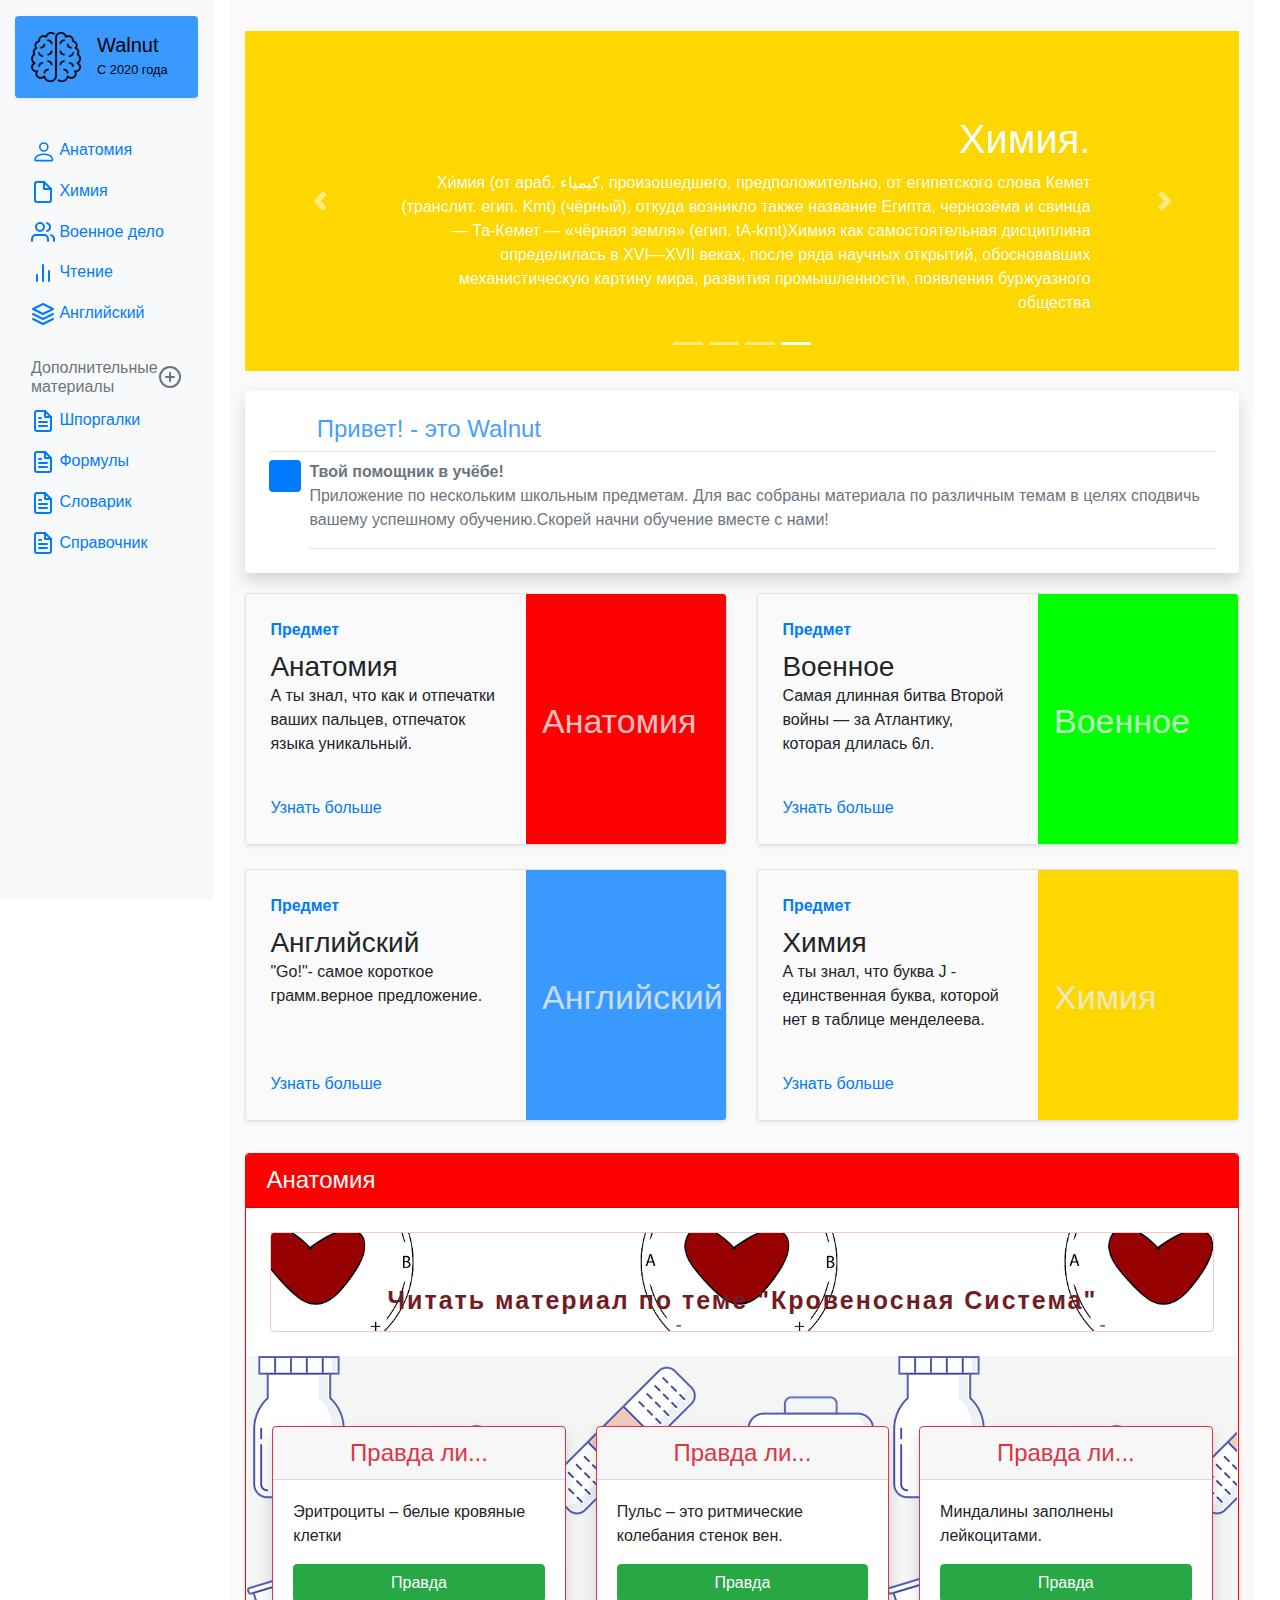
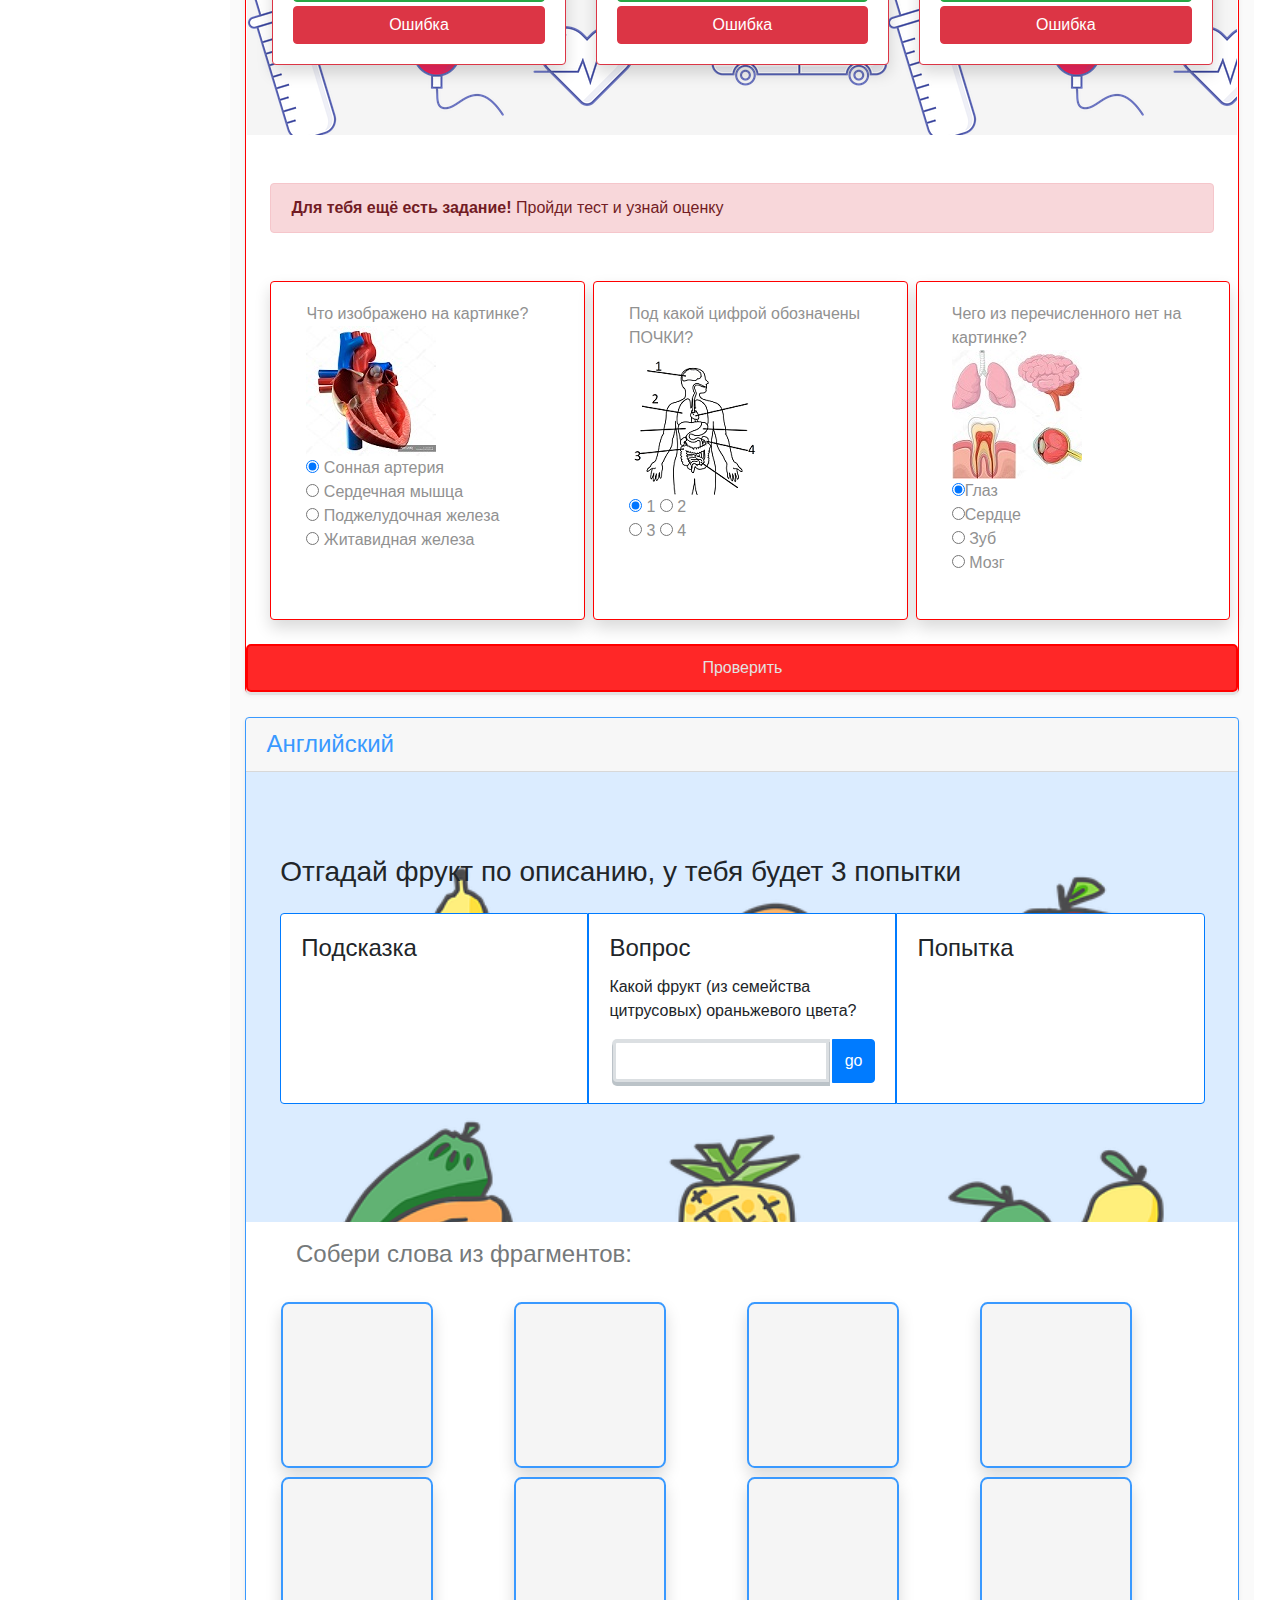
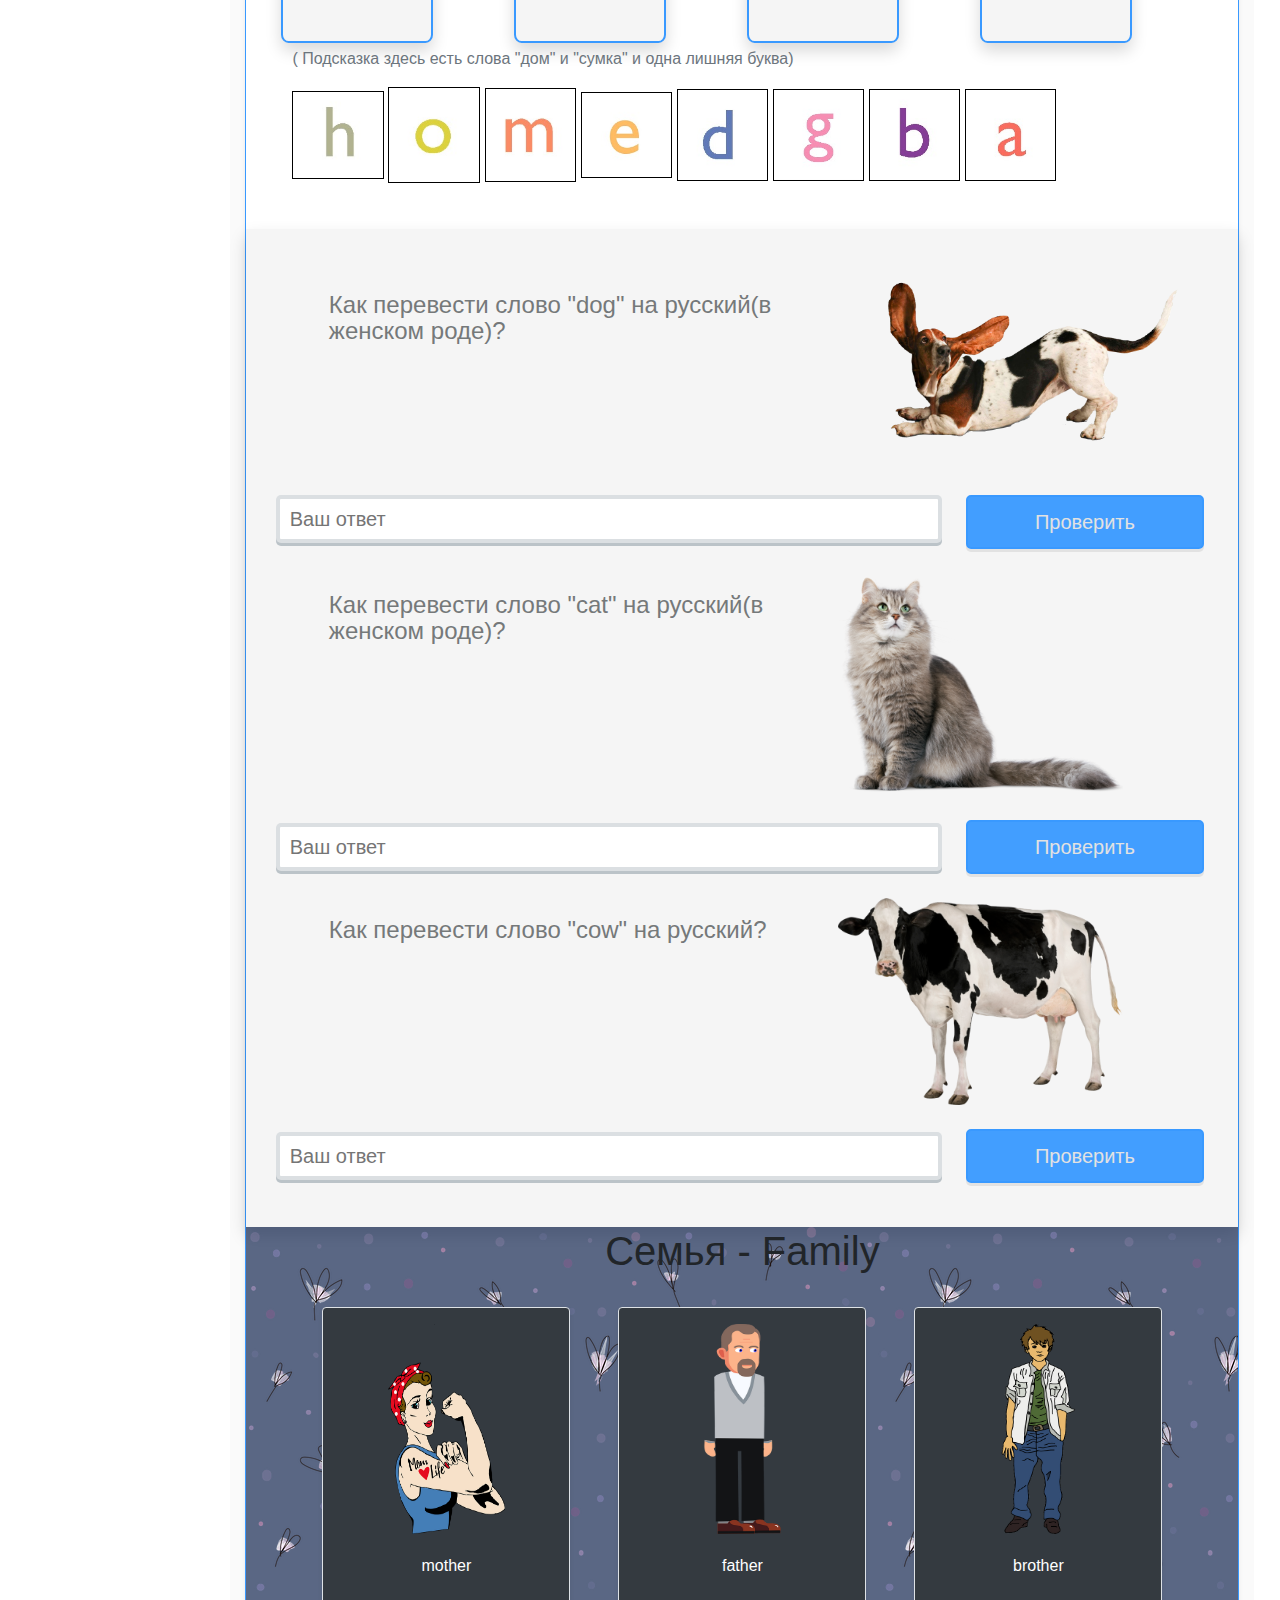
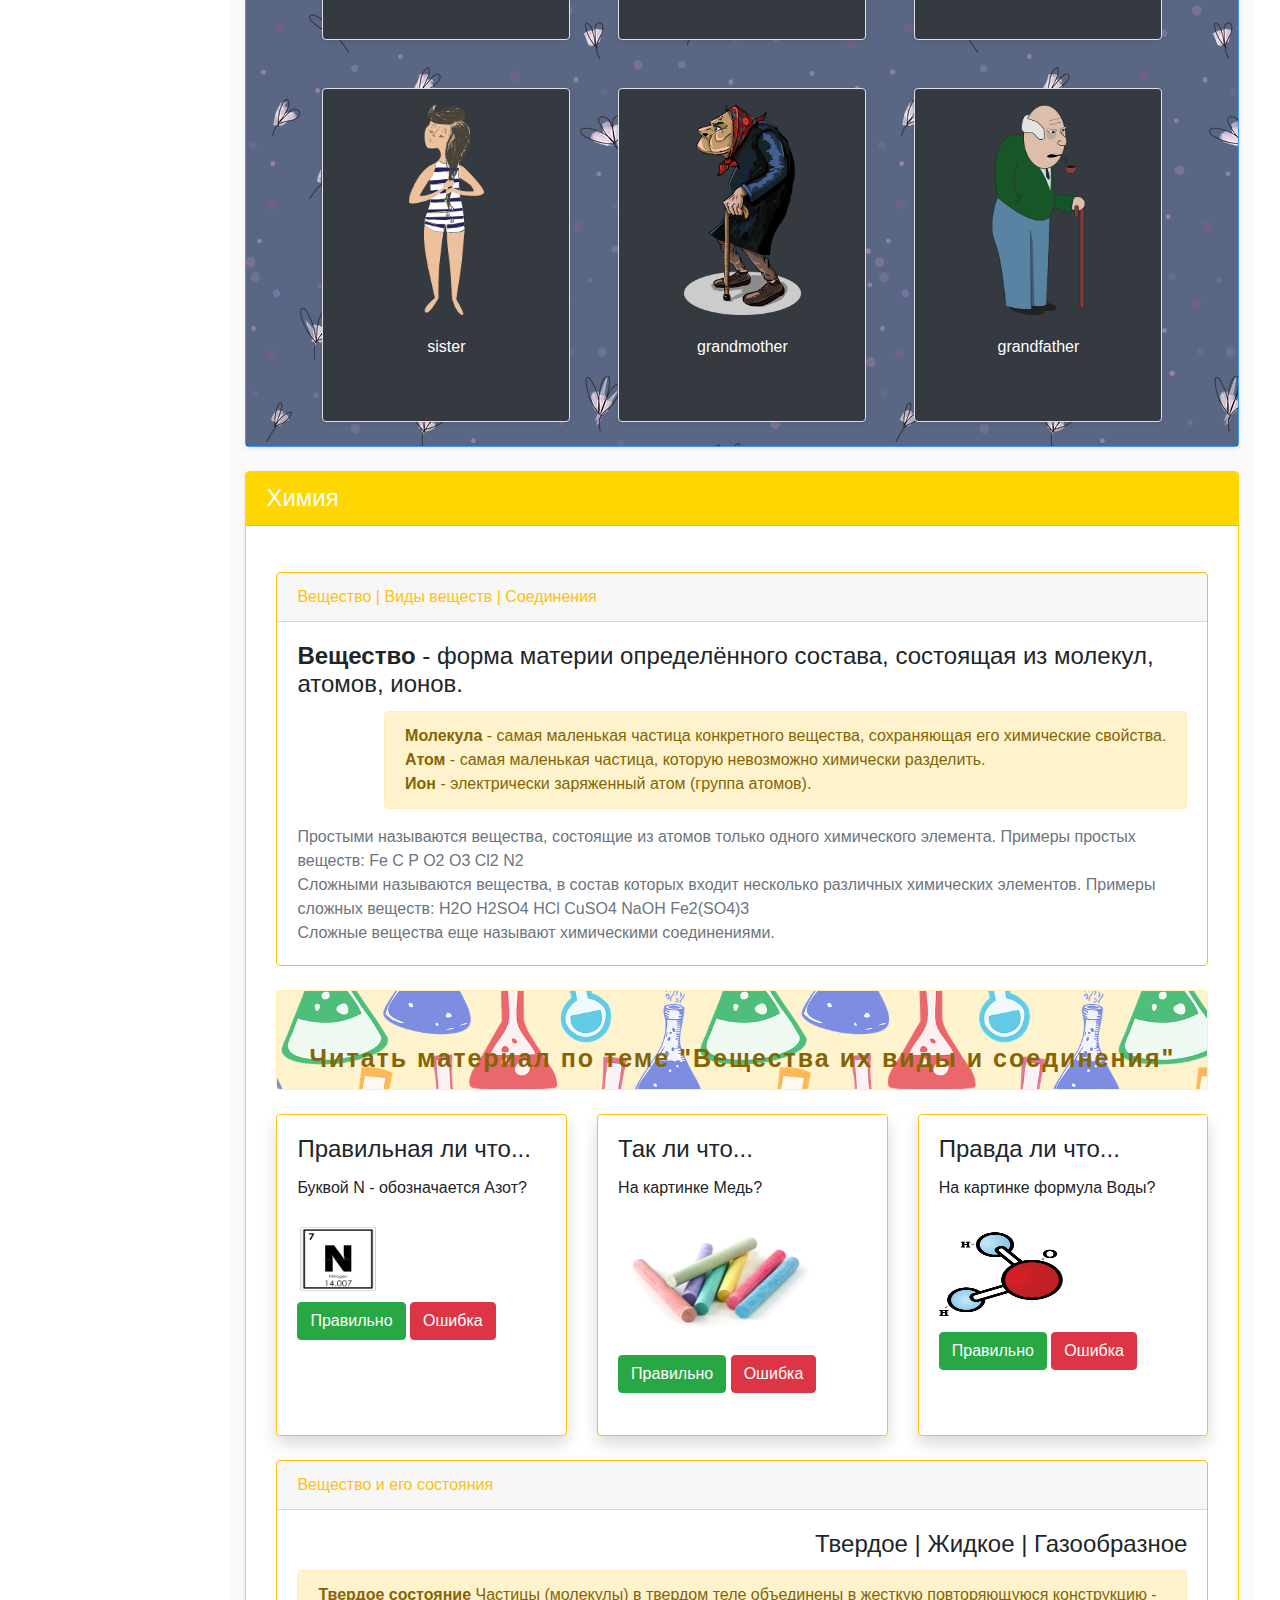
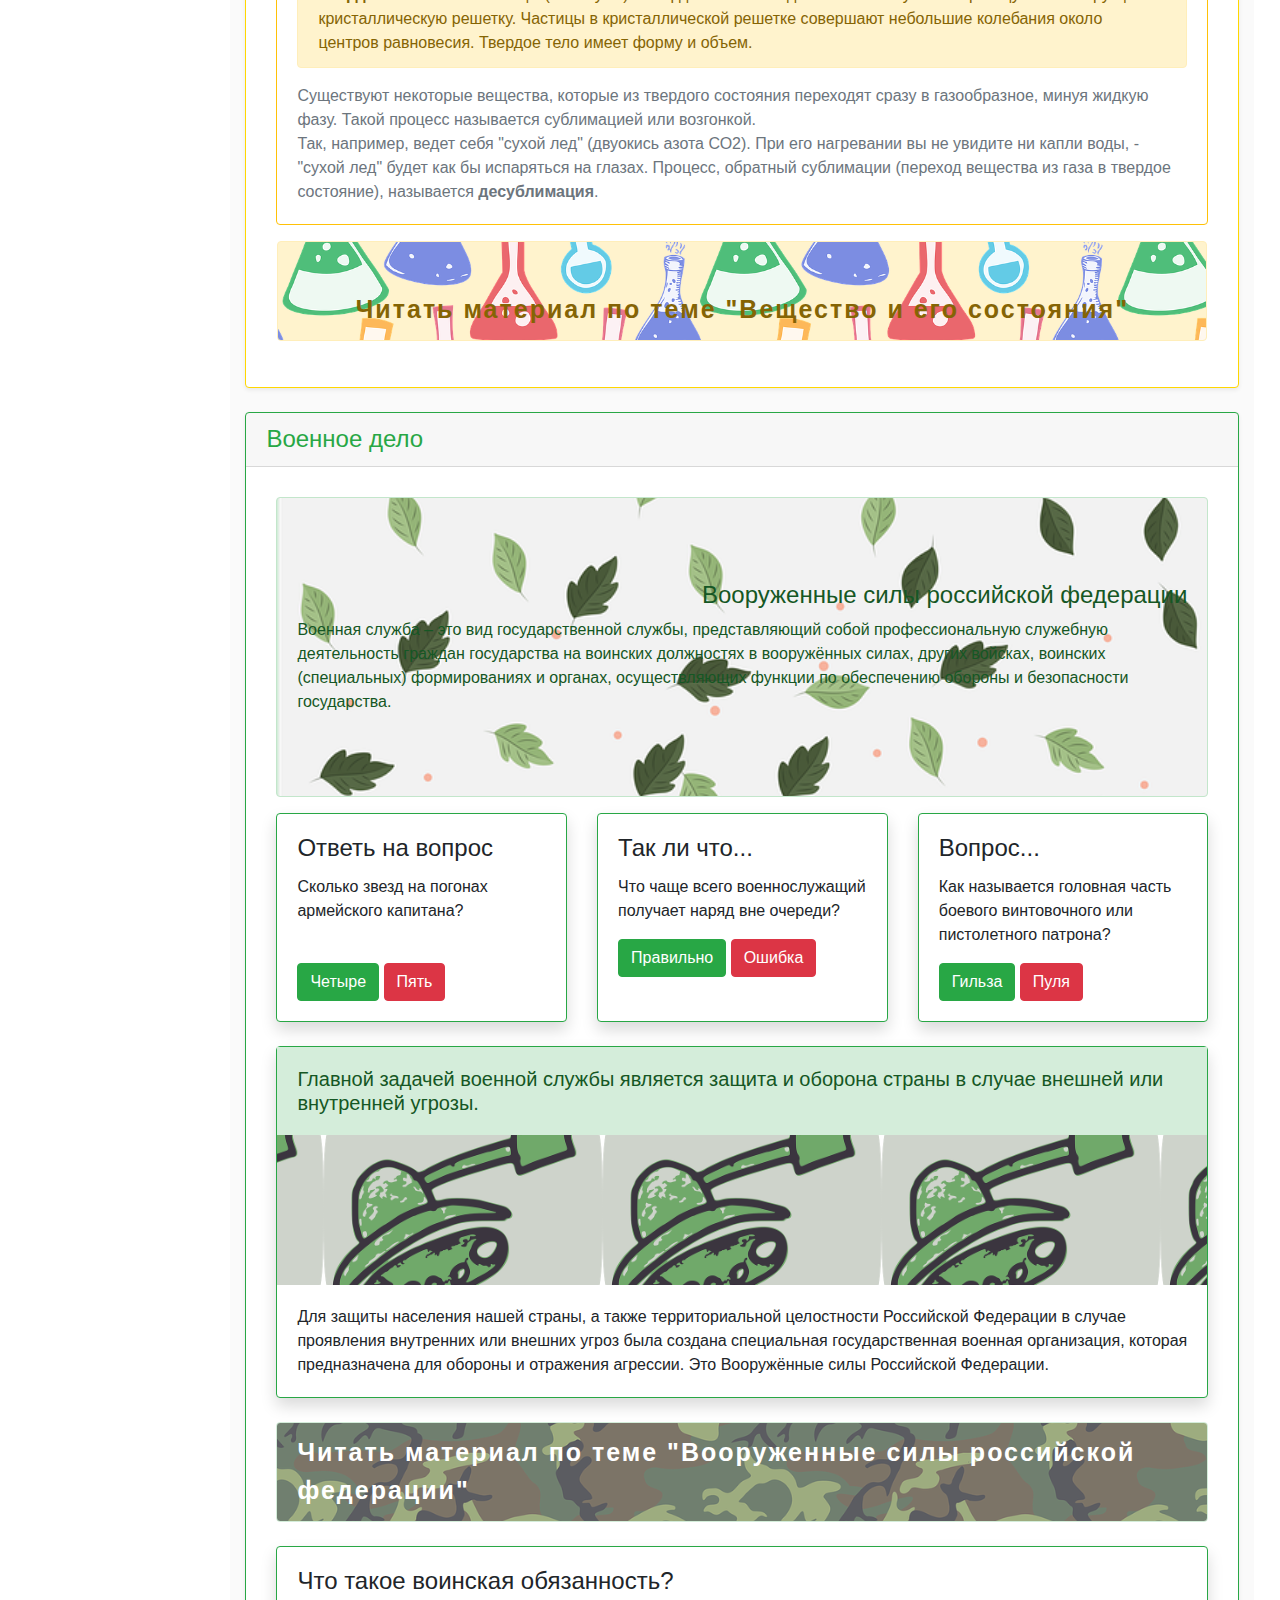
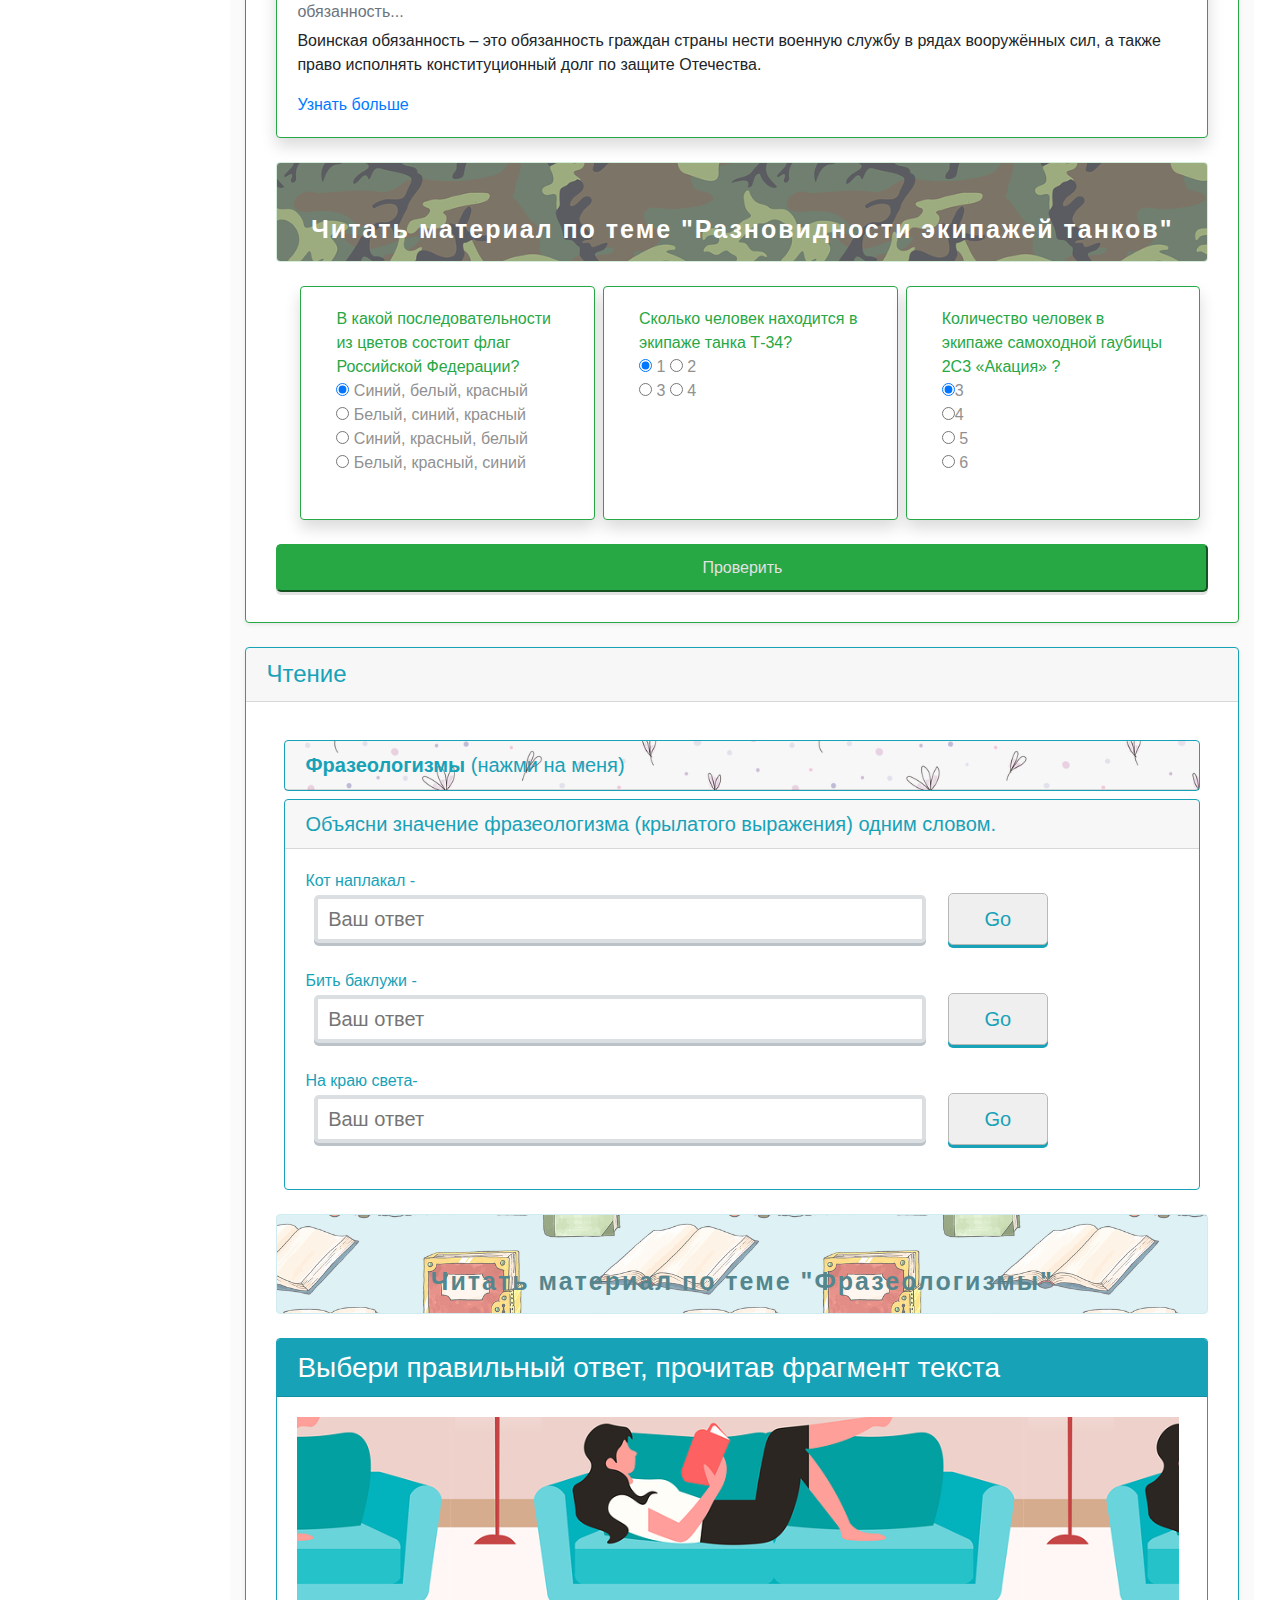
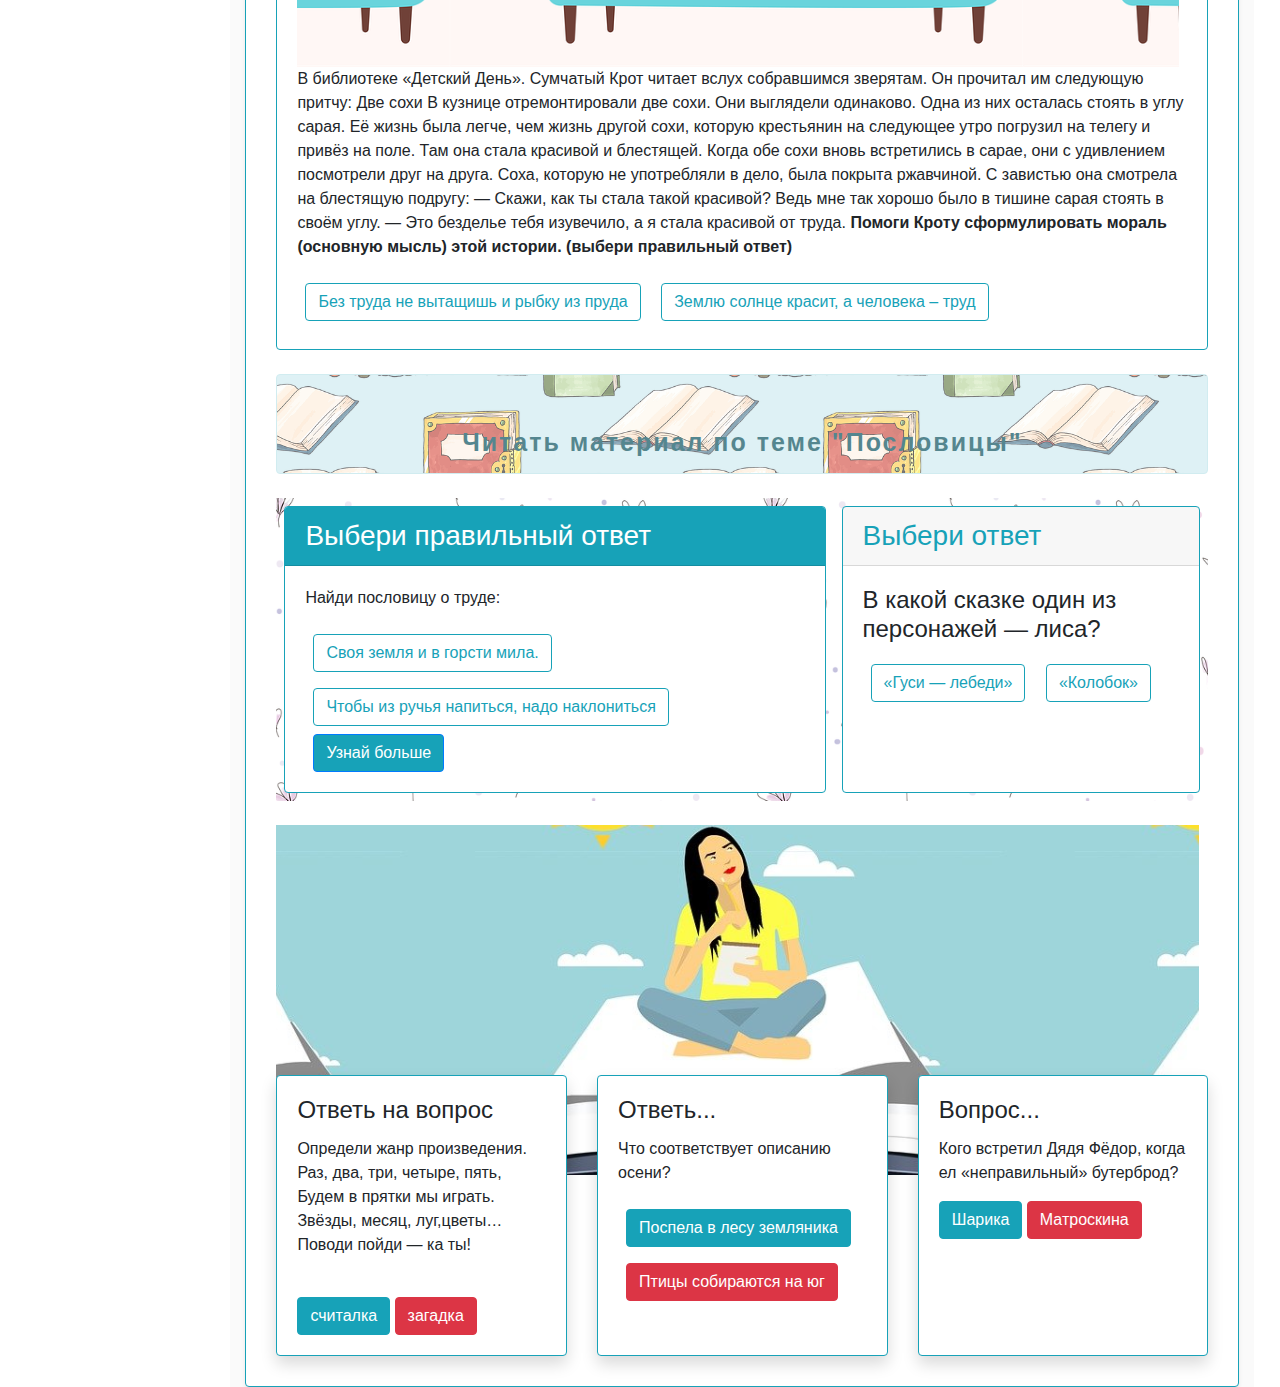
<file: index.html>
<!DOCTYPE html>
<html lang="en">
  <head>
    <!-- Required meta tags -->
    <meta charset="utf-8" />
    <meta
      name="viewport"
      content="width=device-width, initial-scale=1, shrink-to-fit=no"
    />

    <!-- Bootstrap CSS -->
    <link
      rel="stylesheet"
      href="https://stackpath.bootstrapcdn.com/bootstrap/4.5.2/css/bootstrap.min.css"
      integrity="sha384-JcKb8q3iqJ61gNV9KGb8thSsNjpSL0n8PARn9HuZOnIxN0hoP+VmmDGMN5t9UJ0Z"
      crossorigin="anonymous"
    />
    <link rel="stylesheet" href="css/style.css" />
    <link rel="icon" href="img/logo2.png">

    <title>Walnut</title>
  </head>
  <body>
  <div class="top_mobilMEnu navbar navbar-expand-md  fixed-top bg-white">
  
      <a class="navbar-brand" href="#">Walnut</a>
      <button class="navbar-toggler collapsed burg" type="button" data-toggle="collapse" data-target="#navbarCollapse" aria-controls="navbarCollapse" aria-expanded="false" aria-label="Toggle navigation">
        <svg width="1em" height="1em" viewBox="0 0 16 16" class="bi bi-list" fill="currentColor" xmlns="http://www.w3.org/2000/svg">
          <path fill-rule="evenodd" d="M2.5 11.5A.5.5 0 0 1 3 11h10a.5.5 0 0 1 0 1H3a.5.5 0 0 1-.5-.5zm0-4A.5.5 0 0 1 3 7h10a.5.5 0 0 1 0 1H3a.5.5 0 0 1-.5-.5zm0-4A.5.5 0 0 1 3 3h10a.5.5 0 0 1 0 1H3a.5.5 0 0 1-.5-.5z"/>
        </svg>
      </button>
      <div class="navbar-collapse collapse" id="navbarCollapse" style="">
        <ul class="navbar-nav mr-auto">
          <li class="nav-item">
            <a class="nav-link active" href="#anatomi">
              <svg
               width="24"
                height="24"
                 viewBox="0 0 15 15" 
                 class="bi bi-person" 
                 fill="currentColor"
                  xmlns="http://www.w3.org/2000/svg">
                <path 
                fill-rule="evenodd"
                 d="M10 5a2 2 0 1 1-4 0 2 2 0 0 1 4 0zM8 8a3 3 0 1 0 0-6 3 3 0 0 0 0 6zm6 5c0 1-1 1-1 1H3s-1 0-1-1 1-4 6-4 6 3 6 4zm-1-.004c-.001-.246-.154-.986-.832-1.664C11.516 10.68 10.289 10 8 10c-2.29 0-3.516.68-4.168 1.332-.678.678-.83 1.418-.832 1.664h10z"/>
              </svg>
              Анатомия <span class="sr-only">(current)</span>
            </a>
          </li>
          <li class="nav-item">
            <a class="nav-link" href="#chemistry">
              <svg
                xmlns="http://www.w3.org/2000/svg"
                width="24"
                height="24"
                viewBox="0 0 24 24"
                fill="none"
                stroke="currentColor"
                stroke-width="2"
                stroke-linecap="round"
                stroke-linejoin="round"
                class="feather feather-file"
              >
                <path
                  d="M13 2H6a2 2 0 0 0-2 2v16a2 2 0 0 0 2 2h12a2 2 0 0 0 2-2V9z"
                ></path>
                <polyline points="13 2 13 9 20 9"></polyline>
              </svg>
              Химия
            </a>
          </li>
          
          <li class="nav-item">
            <a class="nav-link" href="#voen">
              <svg
                xmlns="http://www.w3.org/2000/svg"
                width="24"
                height="24"
                viewBox="0 0 24 24"
                fill="none"
                stroke="currentColor"
                stroke-width="2"
                stroke-linecap="round"
                stroke-linejoin="round"
                class="feather feather-users"
              >
                <path d="M17 21v-2a4 4 0 0 0-4-4H5a4 4 0 0 0-4 4v2"></path>
                <circle cx="9" cy="7" r="4"></circle>
                <path d="M23 21v-2a4 4 0 0 0-3-3.87"></path>
                <path d="M16 3.13a4 4 0 0 1 0 7.75"></path>
              </svg>
              Военное дело
            </a>
          </li>
          <li class="nav-item">
            <a class="nav-link" href="#socil">
              <svg
                xmlns="http://www.w3.org/2000/svg"
                width="24"
                height="24"
                viewBox="0 0 24 24"
                fill="none"
                stroke="currentColor"
                stroke-width="2"
                stroke-linecap="round"
                stroke-linejoin="round"
                class="feather feather-bar-chart-2"
              >
                <line x1="18" y1="20" x2="18" y2="10"></line>
                <line x1="12" y1="20" x2="12" y2="4"></line>
                <line x1="6" y1="20" x2="6" y2="14"></line>
              </svg>
              Чтение
            </a>
          </li>
          <li class="nav-item">
            <a class="nav-link" href="#eng">
              <svg
                xmlns="http://www.w3.org/2000/svg"
                width="24"
                height="24"
                viewBox="0 0 24 24"
                fill="none"
                stroke="currentColor"
                stroke-width="2"
                stroke-linecap="round"
                stroke-linejoin="round"
                class="feather feather-layers"
              >
                <polygon points="12 2 2 7 12 12 22 7 12 2"></polygon>
                <polyline points="2 17 12 22 22 17"></polyline>
                <polyline points="2 12 12 17 22 12"></polyline>
              </svg>
              Английский
            </a>
          </li>
         
        </ul>
      </div>
  </div>
    <nav
      id="sidebarMenu"
      class="col-md-3 col-lg-2 d-md-block bg-light sidebar collapse"
    >
    <div
        class="logo d-flex align-items-center p-3 my-3 text-white-50 bg-purple rounded shadow-sm"
      >
        <img
          class="mr-3"
          src="img/logo2.png"
          alt="logo"
          width="50"
          height="50"
        />
        <div class="lh-100 logo_text">
          <h6 class="logo_walnut mb-0 lh-100" _msthash="672204" _msttexthash="138918">
            Walnut
          </h6>
          <small _msthash="520793" _msttexthash="876486">С 2020 года</small>
        </div>
      </div>
      <div class="sidebar-sticky pt-3">
        <ul class="nav flex-column">
          <li class="nav-item">
            <a class="nav-link active" href="/index.html#anatomi">
              <svg
               width="24"
                height="24"
                 viewBox="0 0 15 15" 
                 class="bi bi-person" 
                 fill="currentColor"
                  xmlns="http://www.w3.org/2000/svg">
                <path 
                fill-rule="evenodd"
                 d="M10 5a2 2 0 1 1-4 0 2 2 0 0 1 4 0zM8 8a3 3 0 1 0 0-6 3 3 0 0 0 0 6zm6 5c0 1-1 1-1 1H3s-1 0-1-1 1-4 6-4 6 3 6 4zm-1-.004c-.001-.246-.154-.986-.832-1.664C11.516 10.68 10.289 10 8 10c-2.29 0-3.516.68-4.168 1.332-.678.678-.83 1.418-.832 1.664h10z"/>
              </svg>
              Анатомия <span class="sr-only">(current)</span>
            </a>
          </li>
          <li class="nav-item">
            <a class="nav-link" href="#chemistry">
              <svg
                xmlns="http://www.w3.org/2000/svg"
                width="24"
                height="24"
                viewBox="0 0 24 24"
                fill="none"
                stroke="currentColor"
                stroke-width="2"
                stroke-linecap="round"
                stroke-linejoin="round"
                class="feather feather-file"
              >
                <path
                  d="M13 2H6a2 2 0 0 0-2 2v16a2 2 0 0 0 2 2h12a2 2 0 0 0 2-2V9z"
                ></path>
                <polyline points="13 2 13 9 20 9"></polyline>
              </svg>
              Химия
            </a>
          </li>
          
          <li class="nav-item">
            <a class="nav-link" href="#voen">
              <svg
                xmlns="http://www.w3.org/2000/svg"
                width="24"
                height="24"
                viewBox="0 0 24 24"
                fill="none"
                stroke="currentColor"
                stroke-width="2"
                stroke-linecap="round"
                stroke-linejoin="round"
                class="feather feather-users"
              >
                <path d="M17 21v-2a4 4 0 0 0-4-4H5a4 4 0 0 0-4 4v2"></path>
                <circle cx="9" cy="7" r="4"></circle>
                <path d="M23 21v-2a4 4 0 0 0-3-3.87"></path>
                <path d="M16 3.13a4 4 0 0 1 0 7.75"></path>
              </svg>
              Военное дело
            </a>
          </li>
          <li class="nav-item">
            <a class="nav-link" href="#socil">
              <svg
                xmlns="http://www.w3.org/2000/svg"
                width="24"
                height="24"
                viewBox="0 0 24 24"
                fill="none"
                stroke="currentColor"
                stroke-width="2"
                stroke-linecap="round"
                stroke-linejoin="round"
                class="feather feather-bar-chart-2"
              >
                <line x1="18" y1="20" x2="18" y2="10"></line>
                <line x1="12" y1="20" x2="12" y2="4"></line>
                <line x1="6" y1="20" x2="6" y2="14"></line>
              </svg>
              Чтение
            </a>
          </li>
          <li class="nav-item">
            <a class="nav-link" href="#eng">
              <svg
                xmlns="http://www.w3.org/2000/svg"
                width="24"
                height="24"
                viewBox="0 0 24 24"
                fill="none"
                stroke="currentColor"
                stroke-width="2"
                stroke-linecap="round"
                stroke-linejoin="round"
                class="feather feather-layers"
              >
                <polygon points="12 2 2 7 12 12 22 7 12 2"></polygon>
                <polyline points="2 17 12 22 22 17"></polyline>
                <polyline points="2 12 12 17 22 12"></polyline>
              </svg>
              Английский
            </a>
          </li>
        </ul>

        <h6
          class="sidebar-heading d-flex justify-content-between align-items-center px-3 mt-4 mb-1 text-muted"
        >
          <span>Дополнительные <br>материалы</span>
          <a
            class="d-flex align-items-center text-muted"
            href="#"
            aria-label="Add a new report"
          >
            <svg
              xmlns="http://www.w3.org/2000/svg"
              width="24"
              height="24"
              viewBox="0 0 24 24"
              fill="none"
              stroke="currentColor"
              stroke-width="2"
              stroke-linecap="round"
              stroke-linejoin="round"
              class="feather feather-plus-circle"
            >
              <circle cx="12" cy="12" r="10"></circle>
              <line x1="12" y1="8" x2="12" y2="16"></line>
              <line x1="8" y1="12" x2="16" y2="12"></line>
            </svg>
          </a>
        </h6>
        <ul class="nav flex-column mb-2">
          <li class="nav-item">
            <a class="nav-link" href="dictionary.html">
              <svg
                xmlns="http://www.w3.org/2000/svg"
                width="24"
                height="24"
                viewBox="0 0 24 24"
                fill="none"
                stroke="currentColor"
                stroke-width="2"
                stroke-linecap="round"
                stroke-linejoin="round"
                class="feather feather-file-text"
              >
                <path
                  d="M14 2H6a2 2 0 0 0-2 2v16a2 2 0 0 0 2 2h12a2 2 0 0 0 2-2V8z"
                ></path>
                <polyline points="14 2 14 8 20 8"></polyline>
                <line x1="16" y1="13" x2="8" y2="13"></line>
                <line x1="16" y1="17" x2="8" y2="17"></line>
                <polyline points="10 9 9 9 8 9"></polyline>
              </svg>
              Шпоргалки
            </a>
          </li>
          <li class="nav-item">
            <a class="nav-link" href="dictionary.html">
              <svg
                xmlns="http://www.w3.org/2000/svg"
                width="24"
                height="24"
                viewBox="0 0 24 24"
                fill="none"
                stroke="currentColor"
                stroke-width="2"
                stroke-linecap="round"
                stroke-linejoin="round"
                class="feather feather-file-text"
              >
                <path
                  d="M14 2H6a2 2 0 0 0-2 2v16a2 2 0 0 0 2 2h12a2 2 0 0 0 2-2V8z"
                ></path>
                <polyline points="14 2 14 8 20 8"></polyline>
                <line x1="16" y1="13" x2="8" y2="13"></line>
                <line x1="16" y1="17" x2="8" y2="17"></line>
                <polyline points="10 9 9 9 8 9"></polyline>
              </svg>
              Формулы
            </a>
          </li>
          <li class="nav-item">
            <a class="nav-link" href="dictionary.html">
              <svg
                xmlns="http://www.w3.org/2000/svg"
                width="24"
                height="24"
                viewBox="0 0 24 24"
                fill="none"
                stroke="currentColor"
                stroke-width="2"
                stroke-linecap="round"
                stroke-linejoin="round"
                class="feather feather-file-text"
              >
                <path
                  d="M14 2H6a2 2 0 0 0-2 2v16a2 2 0 0 0 2 2h12a2 2 0 0 0 2-2V8z"
                ></path>
                <polyline points="14 2 14 8 20 8"></polyline>
                <line x1="16" y1="13" x2="8" y2="13"></line>
                <line x1="16" y1="17" x2="8" y2="17"></line>
                <polyline points="10 9 9 9 8 9"></polyline>
              </svg>
              Словарик
            </a>
          </li>
          <li class="nav-item">
            <a class="nav-link" href="dictionary.html">
              <svg
                xmlns="http://www.w3.org/2000/svg"
                width="24"
                height="24"
                viewBox="0 0 24 24"
                fill="none"
                stroke="currentColor"
                stroke-width="2"
                stroke-linecap="round"
                stroke-linejoin="round"
                class="feather feather-file-text"
              >
                <path
                  d="M14 2H6a2 2 0 0 0-2 2v16a2 2 0 0 0 2 2h12a2 2 0 0 0 2-2V8z"
                ></path>
                <polyline points="14 2 14 8 20 8"></polyline>
                <line x1="16" y1="13" x2="8" y2="13"></line>
                <line x1="16" y1="17" x2="8" y2="17"></line>
                <polyline points="10 9 9 9 8 9"></polyline>
              </svg>
              Справочник
            </a>
          </li>
        </ul>
      </div>
    </nav>

    <main role="main" class="container">
     
      
<div class="" style="margin: 5px;"></div>

      <section class="main_slider">
        <div id="myCarousel" class="carousel slide pointer-event" data-ride="carousel">
          <ol class="carousel-indicators">
            <li data-target="#myCarousel" data-slide-to="0" class=""></li>
            <li data-target="#myCarousel" data-slide-to="1" class=""></li>
            
            <li data-target="#myCarousel" data-slide-to="2" class=""></li>
            <li data-target="#myCarousel" data-slide-to="3" class="active"></li>
          </ol>
          <div class="carousel-inner" >
            <div class="carousel-item">
              <svg class="bd-placeholder-img " width="100%" height="100%"  xmlns="http://www.w3.org/2000/svg" preserveAspectRatio="xMidYMid slice" focusable="false" role="img"><rect width="100%" height="100%" fill="red"></rect></svg>
              <div class="container" >
                <div class="carousel-caption text-left">
                  <h1>Анатомия.</h1>
                  <p>Анато́мия (от греч. ἀνα- «вновь; сверху» + τέμνω «режу, рублю, рассекаю») — раздел биологии и конкретно морфологии, 
                    изучающий строение тела, организмов и их частей на уровне выше тканевого. Анатомия как наука (собственно предмет анатомии) 
                    изучает не только внешнее строение организма в целом, но и внутреннюю форму и структуру органов, входящих в его состав.
                  </p>
                  </div>
              </div>
            </div>
            <div class="carousel-item">
              <svg class="bd-placeholder-img" width="100%" height="100%" xmlns="http://www.w3.org/2000/svg" preserveAspectRatio="xMidYMid slice" focusable="false" role="img"><rect width="100%" height="100%" fill=" rgb(57, 153, 255)"></rect></svg>
              <div class="container">
                <div class="carousel-caption">
                  <h1>Английский.</h1>
                  <p>Английский язык возник в раннем Средневековье как язык части германских племён, вторгшихся в Британию. Он стал родным для большинства населения Великобритании, а 
                    с территориальным ростом Британской империи распространился в Азию, Африку, Северную Америку и Австралию.
                    У английского языка множество диалектов. Их разнообразие в Великобритании значительно более велико, чем в США, где основой литературной нормы до середины XX века являлся средне-атлантический диалект.
                  </p>
                  </div>
              </div>
            </div>
            <div class="carousel-item">
              <svg class="bd-placeholder-img" width="100%" height="100%" xmlns="http://www.w3.org/2000/svg" preserveAspectRatio="xMidYMid slice" focusable="false" role="img"><rect width="100%" height="100%" fill="#00FF00"></rect></svg>
              <div class="container">
                <div class="carousel-caption">
                  <h1>Военное дело.</h1>
                 <p>Военное дело присутствует всю историю человечества, так как оно затрагивало его коренные интересы. 
                   За период с 3600 до н. э. до 1980 года произошло примерно 1455 войн, в том числе две мировые войны,
                    в течение которых было убито, умерло с голоду и от эпидемий свыше 3,6 млрд человек. По подсчётам Н. П. 
                    Михневича в истории человечества на один год мирной жизни всего человечества приходится в среднем 13 лет войны
                  </p>
                  </div>
              </div>
            </div>
            <div class="carousel-item active">
              <svg class="bd-placeholder-img" width="100%" height="100%" xmlns="http://www.w3.org/2000/svg" preserveAspectRatio="xMidYMid slice" focusable="false" role="img"><rect width="100%" height="100%" fill="#FFD700"></rect></svg>
              <div class="container">
                <div class="carousel-caption text-right">
                  <h1>Химия.</h1>
                  <p>Хи́мия (от араб. کيمياء‎, произошедшего, предположительно, от египетского слова Кемет (транслит. егип. Kmt) (чёрный), 
                    откуда возникло также название Египта, чернозёма и свинца — Та-Кемет — «чёрная земля» (егип. tA-kmt)Химия как самостоятельная 
                    дисциплина определилась в XVI—XVII веках,
                     после ряда научных открытий, обосновавших механистическую картину мира, развития промышленности, появления буржуазного общества
                  </p>
                </div>
              </div>
            </div>
          </div>
          <a class="carousel-control-prev" href="#myCarousel" role="button" data-slide="prev">
            <span class="carousel-control-prev-icon" aria-hidden="true"></span>
            <span class="sr-only">Previous</span>
          </a>
          <a class="carousel-control-next" href="#myCarousel" role="button" data-slide="next">
            <span class="carousel-control-next-icon" aria-hidden="true"></span>
            <span class="sr-only">Next</span>
          </a>
        </div>
      </section>
      <div class="" style="margin: 20px;"></div>

      <section class="about_proj">
        <div class="my-2 p-4 bg-white rounded shadow" style="border-radius: 10px;">
          <h6
            class="border-bottom border-gray pb-2 mb-0" 
            style="font-size: 24px; padding-left: 5%; color: rgba(57, 153, 255, 0.952);"
            _msthash="457847"
            _msttexthash="4276883"
          >
            Привет! - это Walnut
          </h6>
          <div class="media text-muted pt-2">
            <svg
              class="bd-placeholder-img mr-2 rounded"
              width="32"
              height="32"
              xmlns="http://www.w3.org/2000/svg"
              preserveAspectRatio="xMidYMid slice"
              focusable="false"
              role="img"
              aria-label="Заполнитель: 32x32"
              _mstaria-label="1959997"
            >
              <title _mstHash="753623" _mstTextHash="177515" _mstHidden="1">
                Placeholder
              </title>
              <rect width="100%" height="100%" fill="#007bff"></rect>
              <text
                x="50%"
                y="50%"
                fill="#007bff"
                dy=".3em"
                _mstHash="1092936"
                _mstTextHash="37661"
              >
                32x32
              </text>
            </svg>
            <p
              class=" intro_text media-body pb-3 mb-0 small lh-125 border-bottom border-gray"
            >
              <strong
                class="d-block text-gray-dark"
                _msthash="1091974"
                _msttexthash="133965"
                >Твой помощник в учёбе! </strong
              ><font _mstmutation="1" _msthash="651326" _msttexthash="14434433">
                Приложение по нескольким школьным предметам.
                Для вас собраны материала по различным темам в целях сподвичь
                вашему успешному обучению.Скорей начни обучение вместе с нами!
              </font>
            </p>
            
          </div>
        </div>
        
      </section>
     
      <section class="info">
        
          <div class="" style="margin: 20px;"></div>
          <div class="row mb-2 intro_info">
            <div class="col-md-6">
              <div class="row no-gutters border rounded overflow-hidden flex-md-row mb-4 shadow-sm h-md-250 position-relative">
                <div class="col p-4 d-flex flex-column position-static text_par_intro">
                  <strong class="d-inline-block mb-2 text-primary">Предмет</strong>
                  <h3 class="mb-0 h3Info h3red">Анатомия</h3>
                  <p class="card-text mb-auto">А ты знал, что как и отпечатки ваших пальцев, отпечаток языка уникальный.</p>
                  <a href="#anatomi" class="stretched-link">Узнать больше</a>
                </div>
                <div class="col-auto d-none d-lg-block">
                  <svg class="bd-placeholder-img" width="200" height="250" xmlns="http://www.w3.org/2000/svg" preserveAspectRatio="xMidYMid slice" focusable="false" role="img" aria-label="Placeholder: Thumbnail"><title>Placeholder</title><rect width="100%" height="100%" fill="red"></rect><text class="info_txt" x="8%" y="50%" fill="#eceeef" dy=".4em">Анатомия</text></svg>
                </div>
              </div>
            </div>
            <div class="col-md-6">
              <div class="row no-gutters border rounded overflow-hidden flex-md-row mb-4 shadow-sm h-md-250 position-relative">
                <div class="col p-4 d-flex flex-column position-static text_par_intro">
                  <strong class="d-inline-block mb-2 text-primary">Предмет</strong>
                  <h3 class="mb-0 h3Info h3gr">Военное</h3>
                  <p class="card-text mb-auto">Самая длинная битва Второй войны — за Атлантику, которая длилась 6л.</p>
                  <a href="#voen" class="stretched-link">Узнать больше</a>
                </div>
                <div class="col-auto d-none d-lg-block">
                  <svg class="bd-placeholder-img" width="200" height="250" xmlns="http://www.w3.org/2000/svg" preserveAspectRatio="xMidYMid slice" focusable="false" role="img" aria-label="Placeholder: Thumbnail"><title>Placeholder</title><rect width="100%" height="100%" fill="#00FF00"></rect><text class="info_txt" x="8%" y="50%" fill="#eceeef" dy=".4em">Военное</text></svg>
                </div>
              </div>
            </div>
            
            <div class="col-md-6">
              <div class="row no-gutters border rounded overflow-hidden flex-md-row mb-4 shadow-sm h-md-250 position-relative">
                <div class="col p-4 d-flex flex-column position-static text_par_intro">
                  <strong class="d-inline-block mb-2 text-primary">Предмет</strong>
                  <h3 class="mb-0 h3Info h3bl">Английский</h3>
                  <p class="mb-auto">"Go!"- самое короткое грамм.верное предложение.</p>
                  <a href="#eng" class="stretched-link">Узнать больше</a>
                </div>
                <div class="col-auto d-none d-lg-block">
                  <svg class="bd-placeholder-img" width="200" height="250" xmlns="http://www.w3.org/2000/svg" preserveAspectRatio="xMidYMid slice" focusable="false" role="img" aria-label="Placeholder: Thumbnail"><title>Placeholder</title><rect width="100%" height="100%" fill="rgb(57, 153, 255)"></rect><text class="info_txt" x="8%" y="50%" fill="#eceeef" dy=".4em">Английский</text></svg>
                </div>
              </div>
            </div>
          
            <div class="col-md-6">
              <div class="row no-gutters border rounded overflow-hidden flex-md-row mb-4 shadow-sm h-md-250 position-relative">
                <div class="col p-4 d-flex flex-column position-static text_par_intro">
                  <strong class="d-inline-block mb-2 text-primary">Предмет</strong>
                  <h3 class="mb-0 h3Info h3e">Химия</h3>
                  <p class="mb-auto">А ты знал, что буква J - единственная буква, которой нет в таблице менделеева.</p>
                  <a href="#chemistry" class="stretched-link">Узнать больше</a>
                </div>
                <div class="col-auto d-none d-lg-block">
                  <svg class="bd-placeholder-img" width="200" height="250" xmlns="http://www.w3.org/2000/svg" preserveAspectRatio="xMidYMid slice" focusable="false" role="img" aria-label="Placeholder: Thumbnail"><title>Placeholder</title><rect width="100%" height="100%" fill="#FFD700"></rect><text class="info_txt" x="8%" y="50%" fill="#eceeef" dy=".4em">Химия</text></svg>
                </div>
              </div>
            </div>
            
          </div>
        </section>
      
        
        <section class="anatomi" id="anatomi">
          <div class="card mb-4 shadow-sm card_anat">
            <div class="card-header" style="background-color: red;">
              <h4 class="my-0 font-weight-normal" style="color: white;">Анатомия</h4>
            </div>
           <a href="dictionary.html" class="leanMore m-4 alert alert-danger">
             Читать материал по теме "Кровеносная Система"
            </a>
              
              <div class="card-deck cardAnatBG">
                
                <div class="card border border-danger shadow">
                  <div class="card-header text-danger">
                    <h4 class="card-title d-flex justify-content-center my-0 ">Правда ли...</h4>
                  </div>
                  <div class="card-body " id="cardCick">
                    
                    <p class="card-text">Эритроциты – белые кровяные клетки</p>
                    
                    <button type="button" class="btn btn-success w-100 mb-1" onclick="SubmitFalse()">Правда</button> <br>
                    <button type="button" class="btn btn-danger w-100" onclick="SubmitTrue()">Ошибка</button>
                  </div>
                </div>
                
                <div class="card border border-danger shadow">
                  <div class="card-header text-danger">
                    <h4 class="card-title d-flex justify-content-center my-0 ">Правда ли...</h4>
                  </div>
                  <div class="card-body " id="cardCick2">
                    
                    <p class="card-text">Пульс – это ритмические колебания стенок вен.</p>
                    
                    <button type="button" class="btn btn-success w-100 mb-1" onclick="SubmitFalse2()">Правда</button> <br>
                    <button type="button" class="btn btn-danger w-100" onclick="SubmitTrue2()">Ошибка</button>
                  </div>
                </div>
                <div class="card border border-danger shadow">
                  <div class="card-header text-danger">
                    <h4 class="card-title d-flex justify-content-center my-0 ">Правда ли...</h4>
                  </div>
                  <div class="card-body " id="cardCick3">
                    
                    <p class="card-text">Миндалины заполнены лейкоцитами.</p>
                    
                    <button type="button" class="btn btn-success w-100 mb-1" onclick="SubmitTrue3()">Правда</button> <br>
                    <button type="button" class="btn btn-danger w-100" onclick="SubmitFalse3()">Ошибка</button>
                  </div>
                </div>
              </div>
              <br>
              <div class="alert alert-danger m-4" role="alert"> 
                <strong>Для тебя ещё есть задание! </strong>Пройди тест и узнай оценку
              </div>
              <div class="test" style="color: rgb(145, 145, 145);">
               
                <form  name="quiz" class="quiz " id="quiz" action="javascript:check();">
                  <div class="d-flex m-4 cardAnat">
                    <div class="card shadow col-md-4 mr-2">
                      <div class="card-body">
                        <p class="my-0 font-weight-normal">Что изображено на картинке? </p>
                        <img src="img/test_anatom.jpg" alt=""><br>
                        <input name="vopros1" checked="checked" value="no" id="value1" type="radio"> Сонная артерия  <br>
                        <input name="vopros1" value="yes" id="value2" type="radio"> Сердечная мышца <br>
                        <input name="vopros1" value="no" id="value3" type="radio"> Поджелудочная железа <br>
                        <input name="vopros1" value="nо" id="value4" type="radio"> Житавидная железа <br>
                      </div>
                    </div>
                   
                   <div class="card shadow col-md-4 mr-2">
                    <div class="card-body">
                      <div class=""> <p class="my-0 font-weight-normal"> Под какой цифрой обозначены ПОЧКИ?</p>
                        <img src="img/test_anatom_2.png" alt=""><br>
                        <input name="vopros2" checked="checked" value="no" id="value1" type="radio">  1 
                        <input name="vopros2" value="no" id="value2" type="radio"> 2 <br>
                        <input name="vopros2" value="no" id="value3" type="radio">  3
                        <input name="vopros2" value="yes" id="value4" type="radio">  4 
                      </div>
                    </div>
                  </div>
                    
                   
                  <div class="card shadow col-md-4">
                    <div class="card-body">
                      <p class="my-0 font-weight-normal">Чего из перечисленного нет на картинке?</p>
                    <img src="img/test_anatom_3.jpg" alt=""><br>
                    <input name="vopros3" checked="checked" value="no" id="value1" type="radio">Глаз <br>
                    <input name="vopros3" value="yes" id="value2" type="radio">Сердце <br>
                    <input name="vopros3" value="no" id="value3" type="radio"> Зуб <br>
                    <input name="vopros3" value="nо" id="value4" type="radio"> Мозг <br>
                    <br>
                    </div>
                  </div>
                   <br>
                  
                </div>
                  <input value="Проверить" type="submit" placeholder="Проверить" style="border: 2px solid  rgb(255, 0, 0); border-radius: 5px; margin: 0; width: 100%; background-color: rgba(255, 0, 0, 0.849);color: rgb(226, 226, 226); padding: 10px 15px; box-shadow: 0px 3px 0px ;">
                </div>
              </form>
              </div>
            </div>
          </div>
      </section>

     <section class="eng" id="eng">
      
        <div class="card mb-4 shadow-sm" style="border-color: rgb(57, 153, 255);">
          
          <div class="card-header">
            <h4 class="my-0 font-weight-normal" style="color: rgb(57, 153, 255);">Английский</h4>
          </div>
          
          <div class="cardsAnser">
            <h3 class="m-4">Отгадай фрукт по описанию, у тебя будет 3 попытки</h3>
            <div class="card-group m-4">
              
              <div class="card border border-primary">
                <div class="card-body">
                  <h4 class="card-title">Подсказка</h4>
                  <div class="cardAnser_prompt"></div>
                   </div>
              </div>
              <div class="card border border-primary">
                <div class="card-body">
                  <h4 class="card-title">Вопрос</h4>
                  <div class="cardAnserText"></div>
                  <div class="input-group">
                    <input type="text" class="form-control" id="cardAnserBTN" placeholder="" aria-label="" aria-describedby="basic-addon1">
                    <div class="input-group-append">
                      <button class="btn btn-primary" type="button" onclick="ClickAnser()">go</button>
                    </div>
                  </div>
                </div>
              </div>
              <div class="card border border-primary">
                <div class="card-body">
                  <h4 class="card-title">Попытка</h4>
                  <div class="cardAnser_try"></div>
                   </div>
              </div>
            </div>
          </div>

        
          
         <div class="wordCard">
          <p class="parStyle parNone">Собери слова из фрагментов:</p>
          <div class="card_info">
            <div class="puzzle">
              <div class="rowP">
                <div class="Acol shadow"></div>
                <div class="Acol shadow"></div>
                <div class="Acol shadow"></div>
                <div class="Acol shadow"></div> 
                <div class="Acol shadow"></div>
                <div class="Acol shadow"></div>
                <div class="Acol shadow"></div>
                <div class="Acol shadow"></div>
              </div>
          </div>
          <p class="text-muted ml-3 parNone">( Подсказка здесь есть слова "дом" и "сумка" и одна лишняя буква)</p>
          
          <div class="images ml-3">
              <img id="slice_0_0" draggable="true" src="img/slice_0_0.jpg">
              <img id="slice_0_1" draggable="true" src="img/slice_0_1.jpg">
              <img id="slice_0_2" draggable="true" src="img/slice_0_2.jpg">
              <img id="slice_0_3" draggable="true" src="img/slice_0_3.jpg">
              <img id="slice_0_4" draggable="true" src="img/slice_0_0 — копия.jpg">
              <img id="slice_0_5" draggable="true" src="img/slice_0_1 — копия.jpg">
              <img id="slice_0_6" draggable="true" src="img/slice_0_2 — копия.jpg">
              <img id="slice_0_7" draggable="true" src="img/slice_0_3 — копия.jpg">
          </div>
         </div>
           
           <div class="formWord shadow">
             <div class="d-flex my-4 engImg">
              <p class="parStyle col-md-6">Как перевести слово "dog" на русский(в женском роде)?</p>
              <img src="img/dog-eng.png" alt="" width="37%" height="20%">
             </div>
            <form action="">
              <input type="text" id="EngWord" placeholder="Ваш ответ" />
              <input type="button" class="btn btn-primary btn-lg active" onclick="Submit()" value="Проверить" style="border: 2px solid  rgb(57, 153, 255); min-width: 190px; font-size: 20px; border-radius: 5px; margin: 0 1%; width: 25%; background-color:rgba(57, 153, 255, 0.952);color: rgb(226, 226, 226); padding: 10px 15px; box-shadow: 0px 3px 0px ;"/>
            </form>
            <div class="d-flex my-4 engImg">
              <p class="parStyle col-md-6">Как перевести слово "cat" на русский(в женском роде)?</p>
              <img src="img/cat-eng.png" alt="" width="30%" height="10%">
             </div>
            <form action="">
              <input type="text" id="EngWord2" placeholder="Ваш ответ" />
              <input type="button" onclick="Submit2()" value="Проверить" style="border: 2px solid  rgb(57, 153, 255); min-width: 190px;  font-size: 20px; border-radius: 5px; margin: 0 1%; width: 25%; background-color:rgba(57, 153, 255, 0.952);color: rgb(226, 226, 226); padding: 10px 15px; box-shadow: 0px 3px 0px ;"/>
            </form>
           
            <div class="d-flex my-4 engImg">
              <p class="parStyle col-md-6">Как перевести слово "cow" на русский?</p>
              <img src="img/cow_eng.png" alt="" width="30%" height="10%" >
             </div>
              <form action="">
                <input type="text" id="EngWord3" placeholder="Ваш ответ" />
                <input type="button" onclick="Submit3()" value="Проверить" style="border: 2px solid  rgb(57, 153, 255); min-width: 190px;  font-size: 20px; border-radius: 5px; margin: 0 1%; width: 25%; background-color:rgba(57, 153, 255, 0.952);color: rgb(226, 226, 226); padding: 10px 15px; box-shadow: 0px 3px 0px ;"/>
              </form>
              <br>
           </div>
          </div>
          <div class="cardFamily">
            <h1 class=" d-flex  justify-content-center">Семья - Family</h1>
           <div class="cardFamilyrow  d-flex  justify-content-center">
            <div class="card shadow-sm bg-dark text-white border border-gray p-3 d-flex align-items-center col-sm-3 m-4">
              <img class="card-img-top" src="img/mom-1508902_640.png" alt="Card image cap">
              <div class="card-body"> mother </div>
            </div>
            <div class="card shadow-sm bg-dark text-white border border-gray p-3 d-flex align-items-center col-sm-3 m-4">
              <img class="card-img-top" src="img/man-5191479_640.png" alt="Card image cap">
              <div class="card-body"> father </div>
            </div>
            <div class="card shadow-sm bg-dark text-white border border-gray p-3 d-flex align-items-center col-sm-3 m-4">
              <img class="card-img-top" src="img/boy-161793_640.png" alt="Card image cap">
              <div class="card-body"> brother </div>
            </div>
           </div>
           <div class="cardFamilyrow  d-flex  justify-content-center">
            <div class="card shadow-sm bg-dark text-white border border-gray p-3 d-flex align-items-center col-sm-3 m-4">
              <img class="card-img-top" src="img/bathing-suit-511480_640.png" alt="Card image cap">
              <div class="card-body"> sister </div>
            </div>
            <div class="card shadow-sm  bg-dark text-white border border-gray p-3 d-flex align-items-center col-sm-3 m-4">
              <img class="card-img-top" src="img/the-old-woman-3486195_640.png" alt="Card image cap">
              <div class="card-body"> grandmother </div>
            </div>
            <div class="card shadow-sm bg-dark text-white border border-gray p-3 d-flex align-items-center col-sm-3 m-4">
              <img class="card-img-top" src="img/cane-1293369_640.png" alt="Card image cap">
              <div class="card-body"> grandfather </div>
            </div>
           </div>
          </div>
        </div>
      </section>

      <section class="chemistry" id="chemistry">
        <div class="card mb-4 shadow-sm card_him" style="border-color: #FFD700;">
          <div class="card-header"style="background-color: #FFD700;">
            <h4 class="my-0 font-weight-normal" style="color: #ffffff;">Химия</h4>
          </div>
          <div class="card_info">
            <div class="card border border-warning my-3">
              <div class="card-header text-warning">
                Вещество | Виды веществ | Соединения
              </div>
              <div class="card-body CardHim">
                <h4 class="card-title"><strong>Вещество</strong> - форма материи определённого состава, состоящая из молекул, атомов, ионов.</h4>
                <p class="card-text alert alert-warning"><strong>Молекула</strong> - самая маленькая частица конкретного вещества, сохраняющая его химические свойства.
                  <br>
                  <strong>Атом</strong> - самая маленькая частица, которую невозможно химически разделить.
                  <br>
                  <strong>Ион</strong> - электрически заряженный атом (группа атомов).
                </p>
                <p class="card-text text-secondary">Простыми называются вещества, состоящие из атомов только одного химического элемента.
                  Примеры простых веществ:
                  Fe
                  C
                  P
                  O2
                  O3
                  Cl2
                  N2 <br>
                  Сложными называются вещества, в состав которых входит несколько различных химических элементов.
                  Примеры сложных веществ:
                  H2O
                  H2SO4
                  HCl
                  CuSO4
                  NaOH
                  Fe2(SO4)3 <br>
                  Сложные вещества еще называют химическими соединениями.</p>
                
              </div>
            </div>
            <a href="dictionary.html" class="leanMoreHim my-4 alert alert-warning">
              Читать материал по теме "Вещества их виды и соединения"
             </a>
            <div class="card-deck">
              <div class="card border border-warning shadow">
                <div class="card-body">
                  <h4 class="card-title">Правильная ли что...</h4>
                  <p class="card-text">Буквой N - обозначается Азот?</p>
                  <img src="img/Azot-him.jpg" alt="mel" width="33%" height="25%"  class="my-2"><br>
                  <button type="button" class="btn btn-success" onclick="Submit4()">Правильно</button>
                  <button type="button" class="btn btn-danger" onclick="Submit5()">Ошибка</button>
                </div>
              </div>
              <div class="card border border-warning shadow">
                <div class="card-body">
                  <h4 class="card-title">Так ли что...</h4> 
                  <p class="card-text">На картинке Медь?</p>
                  <img src="img/kisspng-chalk-promotional-merchandise-him.jpg" alt="mel" width="80%" height="44%"  class="my-2">
                  <button type="button" class="btn btn-success" onclick="Submit5()">Правильно</button>
                  <button type="button" class="btn btn-danger" onclick="Submit4()">Ошибка</button>
                </div>
              </div>
              <div class="card border border-warning shadow">
                <div class="card-body">
                  <h4 class="card-title">Правда ли что...</h4>
                  <p class="card-text">На картинке формула Воды?</p>
                  <img src="img/H2O-himjpg.jpg" alt="mel" width="50%" height="30%" class="my-3"><br>
                  <button type="button" class="btn btn-success" onclick="Submit4()">Правильно</button>
                  <button type="button" class="btn btn-danger" onclick="Submit5()">Ошибка</button>
              </div>
            </div>
            <div class="card_info m-0 mt-4">
              <div class="card border border-warning ">
                <div class="card-header text-warning">
                  Вещество и его состояния
                </div>
                <div class="card-body CardHim">
                  <h4 class="card-title">Твердое | Жидкое | Газообразное</h4>
                  <p class="card-text alert alert-warning">
                    <strong>Твердое состояние</strong> Частицы (молекулы) в твердом теле объединены в жесткую повторяющуюся конструкцию - 
                    кристаллическую решетку. Частицы в кристаллической решетке совершают небольшие колебания 
                    около центров равновесия. Твердое тело имеет форму и объем.
                  </p>
                  <p class="card-text text-secondary">Существуют некоторые вещества, которые из твердого состояния переходят 
                    сразу в газообразное, минуя жидкую фазу. Такой процесс называется сублимацией или возгонкой.  <br>
                    Так, например, ведет себя "сухой лед" (двуокись азота СО2). При его нагревании вы не увидите ни капли воды,
                     - "сухой лед" будет как бы испаряться на глазах.
                    Процесс, обратный сублимации (переход вещества из газа в твердое состояние), называется <strong>десублимация</strong>.</p>
                  
                </div>
              </div>
              <a href="dictionary.html" class="leanMoreHim m-3 alert alert-warning">
                Читать материал по теме "Вещество и его состояния"
               </a>
          </div>
        </div>
      </section>

      <section class="voen" id="voen">
        <div class="card  shadow-sm card_voe border border-success">
          <div class="card-header">
            <h4 class="my-0 font-weight-normal text-success" >Военное дело</h4>
          </div>
          
          <div class="card_info">
            <div class="alert alert-success cardVoen_bg" role="alert">
              <h4 class="alert-heading">Вооруженные силы российской федерации</h4>
              Военная служба – это вид государственной службы, представляющий собой профессиональную служебную деятельность граждан государства на воинских должностях в вооружённых силах, других войсках, воинских 
              (специальных) формированиях и органах, осуществляющих функции по обеспечению обороны и безопасности государства.
              <div class="card_img_voen"></div>
            </div>
              
              <div class="card-deck">
                <div class="card border border-success shadow">
                  <div class="card-body">
                    <h4 class="card-title">Ответь на вопрос</h4>
                    <p class="card-text">Сколько звезд на погонах армейского капитана?</p>
                  <br>
                    <button type="button" class="btn btn-success" onclick="Submit4()">Четыре</button>
                    <button type="button" class="btn btn-danger" onclick="Submit5()">Пять</button>
                  </div>
                </div>
                <div class="card border border-success shadow">
                  <div class="card-body">
                    <h4 class="card-title">Так ли что...</h4> 
                    <p class="card-text">Что чаще всего военнослужащий получает наряд вне очереди?</p>
                   
                    <button type="button" class="btn btn-success" onclick="Submit4()">Правильно</button>
                    <button type="button" class="btn btn-danger" onclick="Submit5()">Ошибка</button>
                  </div>
                </div>
                <div class="card border border-success shadow">
                  <div class="card-body">
                    <h4 class="card-title">Вопрос...</h4>
                    <p class="card-text">Как называется головная часть боевого винтовочного или пистолетного патрона?</p>
                    
                    <button type="button" class="btn btn-success" onclick="Submit5()">Гильза</button>
                    <button type="button" class="btn btn-danger" onclick="Submit4()">Пуля</button>
                </div>
              </div>
          </div>
        
          <div class="card cardimgVoen my-0 border border-success mt-4 shadow shadow-sm">
            <div class="card-body  alert-success">
              <h5 class="card-text">Главной задачей военной службы является защита и оборона страны в случае внешней или внутренней угрозы.</h5>
            </div>
           <div class="imgVoen d-flex justify-content-center">
           </div>
            <div class="card-body">
              <p class="card-text">Для защиты населения нашей страны, а также территориальной целостности Российской Федерации в случае проявления внутренних или внешних угроз была создана специальная государственная военная организация, 
                которая предназначена для обороны и отражения агрессии. Это Вооружённые силы Российской Федерации.</p>
            </div>
          </div>
           
          <a href="dictionary.html" class="leanMoreVoen my-4 alert alert-success ">
            Читать материал по теме "Вооруженные силы российской федерации"
           </a>
          <div class="card my-4 border border-success  shadow shadow-sm">
            <div class="card-body">
              <h4 class="card-title">Что такое воинская обязанность?</h4>
              <h6 class="card-subtitle mb-2 text-muted">обязанность...</h6>
              <p class="card-text">
                Воинская обязанность – это обязанность граждан страны нести военную службу в рядах 
                вооружённых сил, а также право исполнять конституционный долг по защите Отечества.
              </p>
              <a href="dictionary.html" class="card-link">Узнать больше</a>
            </div>
          </div>
          <a href="dictionary.html" class="leanMoreVoen my-4 alert alert-success ">
            Читать материал по теме "Разновидности экипажей танков"
           </a>
          <div class="test " style="color: rgb(145, 145, 145);">
               
            <form  name="quiz" class="quiz2 " id="quiz2" action="javascript:check2();">
              <div class="d-flex m-4 cardAnat testmb">
                <div class="card shadow col-md-4 mr-2 border-success">
                  <div class="card-body">
                    <p class="my-0 font-weight-normal  text-success">В какой последовательности из цветов состоит флаг Российской Федерации?</p>
                   
                    <input name="vopros1" checked="checked" value="no" id="value1" type="radio">  Синий, белый, красный <br>
                    <input name="vopros1" value="yes" id="value2" type="radio"> Белый, синий, красный <br>
                    <input name="vopros1" value="no" id="value3" type="radio"> Синий, красный, белый <br>
                    <input name="vopros1" value="nо" id="value4" type="radio"> Белый, красный, синий <br>
                  </div>
                </div>
               
               <div class="card shadow col-md-4 mr-2 border-success">
                <div class="card-body">
                  <div class=""> <p class="my-0 font-weight-normal text-success"> Сколько человек находится в экипаже танка Т-34?</p>
                   
                    <input name="vopros2" checked="checked" value="no" id="value1" type="radio">  1 
                    <input name="vopros2" value="no" id="value2" type="radio"> 2 <br>
                    <input name="vopros2" value="no" id="value3" type="radio">  3
                    <input name="vopros2" value="yes" id="value4" type="radio">  4 
                  </div>
                </div>
              </div>
                
               
              <div class="card shadow col-md-4 border-success">
                <div class="card-body">
                  <p class="my-0 font-weight-normal  text-success">Количество человек в экипаже самоходной гаубицы 2С3 «Акация» ?</p>
               
                <input name="vopros3" checked="checked" value="no" id="value1" type="radio">3 <br>
                <input name="vopros3" value="yes" id="value2" type="radio">4 <br>
                <input name="vopros3" value="no" id="value3" type="radio"> 5 <br>
                <input name="vopros3" value="nо" id="value4" type="radio"> 6 <br>
                <br>
                </div>
              </div>
               <br>
              
            </div>
              <input value="Проверить" class="border-success bg-success" type="submit" placeholder="Проверить" style=" border-radius: 5px; margin: 0; width: 100%;color: rgb(226, 226, 226); padding: 10px 15px; box-shadow: 0px 3px 0px ;">
           
          </form>
        </div>
        </div>
      </section>
      <section class="socil mt-4" id="socil">
        <div class="card  shadow-sm card_voe border border-info">
          <div class="card-header">
            <h4 class="my-0 font-weight-normal text-info" >Чтение</h4>
          </div>
          
          <div class="card_info">
       
            <div id="accordion" role="tablist" class="">
              <div class="card border border-info m-2 WRcard ">
                <div class="card-header" role="tab" id="headingOne">
                  <h5 class="mb-0">
                    <a data-toggle="collapse" href="#collapseOne" aria-expanded="false" aria-controls="collapseOne" class="collapsed text-info">
                      <strong>Фразеологизмы</strong> (нажми на меня)
                    </a>
                  </h5>
                </div>
            
                <div id="collapseOne" class="collapse text-info" role="tabpanel" aria-labelledby="headingOne" style="">
                  <div class="card-body ">
                    это связанные, устойчивые сочетания двух и более слов, равные по значению слову. Например: сесть в лужу – попасть в неловкое смешное положение.
                    Сесть в кресло, за стол – это не фразеологизм. <br>  Кот наплакал – очень мало
                  </div>
                </div>
              </div>
              <div class="card border border-info m-2 ">
                <div class="card-header " role="tab" id="headingTwo">
                  <h5 class="mb-0">
                    <a class="text-info" data-toggle="collapse" href="#collapseTwo" aria-expanded="true" aria-controls="collapseTwo">
                      Объясни значение фразеологизма (крылатого выражения) одним словом.
                    </a>
                  </h5>
                </div>
                
                <div id="collapseTwo" class="collapse show text-info" role="tabpanel" aria-labelledby="headingTwo" style="">
                  <div class="card-body ">
                   
                    <form action="" class="">
                      Кот наплакал - 
                      <div class="formWr">
                        <input type="text" id="socleWR" placeholder="Ваш ответ" class="btnWR" />
                      <input type="button" class="text-info" onclick="SubmitWR()" value="Go" style="border: 1px solid  rgb(184, 185, 185); min-width: 100px;  font-size: 20px; border-radius: 5px; margin: 0 1%; width: 10%;color: rgb(226, 226, 226); padding:10px 15px; box-shadow: 0px 3px 0px ;"/>
                      </div>
                    </form> <br>
                    <form action="">
                      Бить баклужи - 
                      <div class="formWr">
                      <input type="text" id="socleWR2" placeholder="Ваш ответ" class="btnWR" />
                      <input type="button" class="text-info" onclick="SubmitWR2()" value="Go" style="border: 1px solid  rgb(184, 185, 185); min-width: 100px;  font-size: 20px; border-radius: 5px; margin: 0 1%; width: 10%;color: rgb(226, 226, 226); padding:10px 15px; box-shadow: 0px 3px 0px ;"/>
                    </div>
                    </form> <br>
                    <form action="">
                     На краю света-
                     <div class="formWr">
                      <input type="text" id="socleWR3" placeholder="Ваш ответ" class="btnWR" />
                      <input type="button" class="text-info btnSub" onclick="SubmitWR3()" value="Go" style="border: 1px solid  rgb(184, 185, 185); min-width: 100px;  font-size: 20px; border-radius: 5px; margin: 0 1%; width: 10%;color: rgb(226, 226, 226); padding:10px 15px; box-shadow: 0px 3px 0px ;"/>
                   </div>
                   </form> <br>
                  </div>
                </div>
              </div>
              
              <a href="dictionary.html" class="leanMoreWR my-4 alert alert-info ">
                Читать материал по теме "Фразеологизмы"
               </a>
              <div class="d-flex WRcard mt-4">
                <div class="card  border border-info">
                  <h3 class="card-header text-white bg-info">Выбери правильный ответ, прочитав фрагмент текста</h3>
                  <div class="card-body">
                    <div class="cardWrIMG"> </div>
                    <p class="card-text">В библиотеке «Детский День». Сумчатый Крот читает вслух собравшимся зверятам. Он прочитал им следующую притчу:
                      Две сохи
                      В кузнице отремонтировали две сохи. Они выглядели одинаково. Одна из них осталась стоять в углу сарая. Её жизнь была легче, чем жизнь другой сохи, которую крестьянин на следующее утро погрузил на телегу и привёз на поле. Там она стала красивой и блестящей. Когда обе сохи вновь встретились в сарае, они с удивлением посмотрели друг на друга. Соха, которую не употребляли в дело, была покрыта ржавчиной. С завистью она смотрела на блестящую подругу:
                      — Скажи, как ты стала такой красивой? Ведь мне так хорошо было в тишине сарая стоять в своём углу.
                      — Это безделье тебя изувечило, а я стала красивой от труда. <strong>
                      Помоги Кроту сформулировать мораль (основную мысль) этой истории. (выбери правильный ответ)</strong></p>
                    <button type="button" class="btn btn-outline-info m-2 " onclick="Submit5()">Без труда не вытащишь и рыбку из пруда</button>
                      <button type="button" class="btn btn-outline-info m-2" onclick="Submit4()">Землю солнце красит, а человека – труд</button>
                  
                  </div>
                </div>
              </div>
              <a href="dictionary.html" class="leanMoreWR my-4 alert alert-info ">
                Читать материал по теме "Пословицы"
               </a>
             <div class="d-flex WRcard my-4">
              <div class="card  border border-info m-2">
                <h3 class="card-header text-white bg-info">Выбери правильный ответ</h3>
                <div class="card-body">
                  <p class="card-text">Найди пословицу о труде:</p>
                  <button type="button" class="btn btn-outline-info m-2 " onclick="Submit5()">Своя земля и в горсти мила.</button>
                    <button type="button" class="btn btn-outline-info m-2" onclick="Submit4()">Чтобы из ручья напиться, надо наклониться</button>
                  <a href="#dictionary.html" class="btn btn-primary bg-info ml-2">Узнай больше</a>
                </div>
              </div>
             
              <div class="card  border border-info m-2">
                <h3 class="card-header text-info">Выбери ответ</h3>
                <div class="card-body text-gray-dark">
                  <h4 class="card-title">В какой сказке один из персонажей — лиса?</h4>
                  <button type="button" class="btn btn-outline-info m-2" onclick="Submit5()"> «Гуси — лебеди»</button>
                  <button type="button" class="btn btn-outline-info m-2" onclick="Submit4()"> «Колобок»</button>
                </div>
              </div>
             </div>
             <div class="cardImgWr"></div>
             <div class="card-deck">
              <div class="card border border-info shadow">
                <div class="card-body">
                  <h4 class="card-title">Ответь на вопрос</h4>
                  <p class="card-text">Определи жанр произведения.
                    Раз, два, три, четыре, пять,
                    Будем в прятки мы играть.
                    Звёзды, месяц, луг,цветы…
                    Поводи пойди — ка ты!</p>
                <br>
                  <button type="button" class="btn btn-info" onclick="Submit4()">считалка</button>
                  <button type="button" class="btn btn-danger" onclick="Submit5()">загадка</button>
                </div>
              </div>
              <div class="card border border-info shadow">
                <div class="card-body">
                  <h4 class="card-title">Ответь...</h4> 
                  <p class="card-text">Что соответствует описанию осени?</p>
                 
                  <button type="button" class="btn btn-info m-2" onclick="Submit5()">Поспела в лесу земляника</button>
                  <button type="button" class="btn btn-danger m-2" onclick="Submit4()"> Птицы собираются на юг  </button>
                </div>
              </div>
              <div class="card border border-info shadow">
                <div class="card-body">
                  <h4 class="card-title">Вопрос...</h4>
                  <p class="card-text">Кого встретил Дядя Фёдор, когда ел «неправильный» бутерброд?</p>
                  
                  <button type="button" class="btn btn-info" onclick="Submit5()">Шарика</button>
                  <button type="button" class="btn btn-danger" onclick="Submit4()">Матроскина</button>
              </div>
            </div>
            
        </div>
       
            
        </div>
      </section>
    </main>
    <!-- Optional JavaScript -->
    <!-- jQuery first, then Popper.js, then Bootstrap JS -->
    <script
      src="https://code.jquery.com/jquery-3.5.1.slim.min.js"
      integrity="sha384-DfXdz2htPH0lsSSs5nCTpuj/zy4C+OGpamoFVy38MVBnE+IbbVYUew+OrCXaRkfj"
      crossorigin="anonymous"
    ></script>
    <script
      src="https://cdn.jsdelivr.net/npm/popper.js@1.16.1/dist/umd/popper.min.js"
      integrity="sha384-9/reFTGAW83EW2RDu2S0VKaIzap3H66lZH81PoYlFhbGU+6BZp6G7niu735Sk7lN"
      crossorigin="anonymous"
    ></script>
    <script
      src="https://stackpath.bootstrapcdn.com/bootstrap/4.5.2/js/bootstrap.min.js"
      integrity="sha384-B4gt1jrGC7Jh4AgTPSdUtOBvfO8shuf57BaghqFfPlYxofvL8/KUEfYiJOMMV+rV"
      crossorigin="anonymous"
    ></script>
    <script src="js/index.js"></script>
    <script src="js/main.js"></script>
  </body>
</html>
</file>
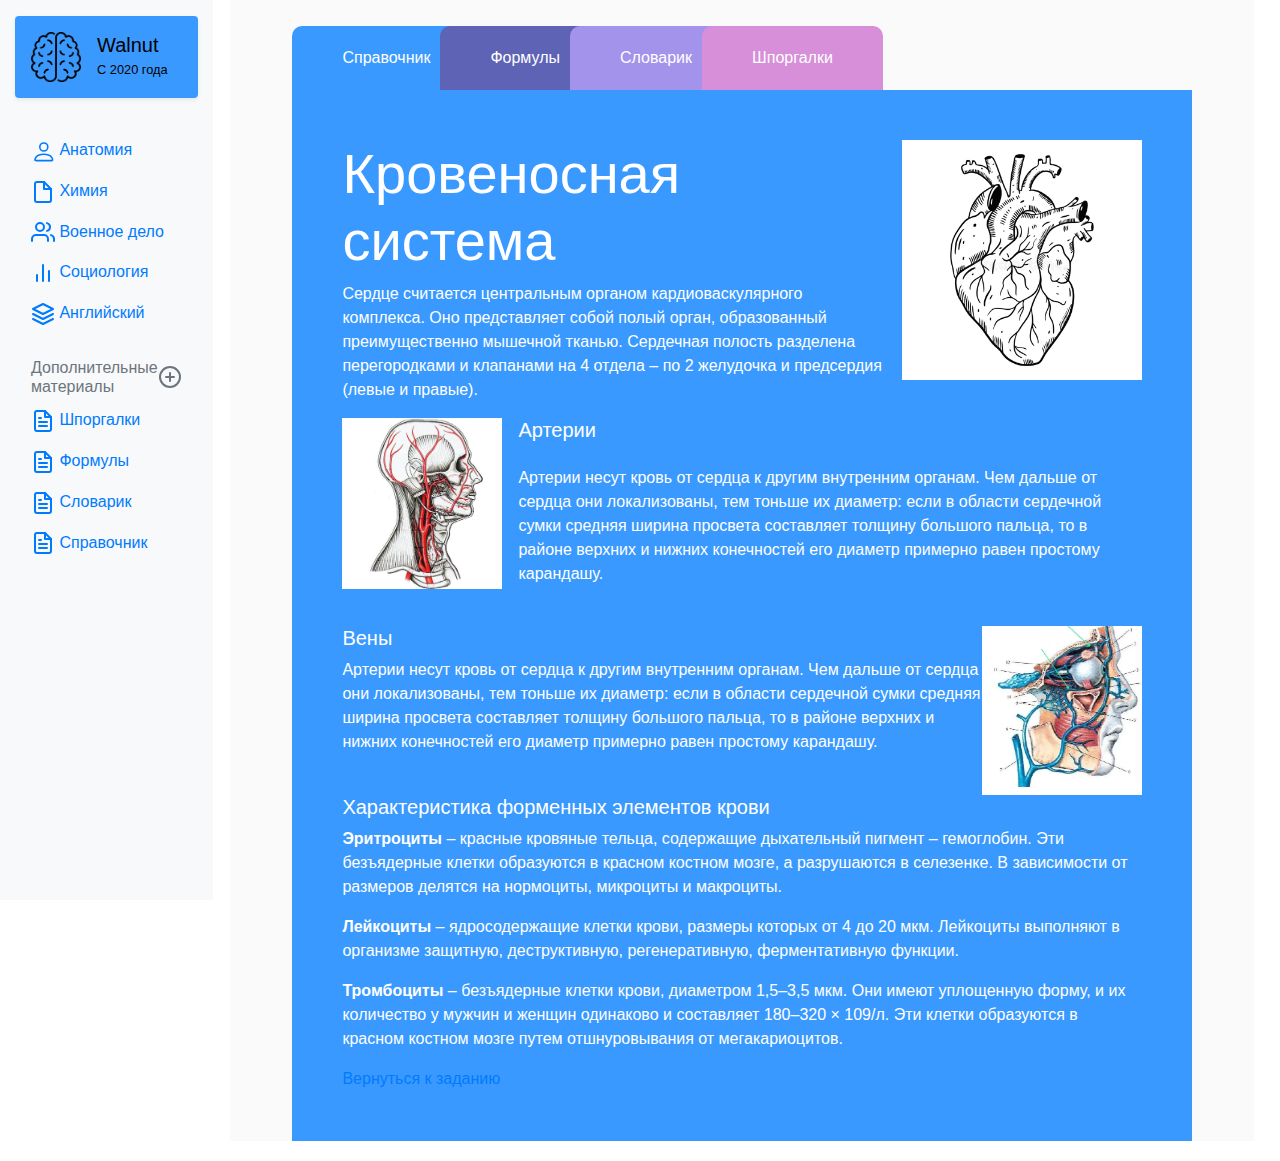
<file: dictionary.html>
<!DOCTYPE html>
<html lang="en">
  <head>
    <!-- Required meta tags -->
    <meta charset="utf-8" />
    <meta
      name="viewport"
      content="width=device-width, initial-scale=1, shrink-to-fit=no"
    />

    <!-- Bootstrap CSS -->
    <link
      rel="stylesheet"
      href="https://stackpath.bootstrapcdn.com/bootstrap/4.5.2/css/bootstrap.min.css"
      integrity="sha384-JcKb8q3iqJ61gNV9KGb8thSsNjpSL0n8PARn9HuZOnIxN0hoP+VmmDGMN5t9UJ0Z"
      crossorigin="anonymous"
    />
    <link rel="stylesheet" href="css/dictionary.css">
    <link rel="stylesheet" href="css/style.css" />

    <title>Walnut</title>
  </head>
  <body>
    <nav
      id="sidebarMenu"
      class="col-md-3 col-lg-2 d-md-block bg-light sidebar collapse"
    >
    <div
        class="logo d-flex align-items-center p-3 my-3 text-white-50 bg-purple rounded shadow-sm"
      >
        <img
          class="mr-3"
          src="img/logo2.png"
          alt="logo"
          width="50"
          height="50"
        />
        <div class="lh-100 logo_text">
          <h6 class="logo_walnut mb-0 lh-100" _msthash="672204" _msttexthash="138918">
            Walnut
          </h6>
          <small _msthash="520793" _msttexthash="876486">С 2020 года</small>
        </div>
      </div>
      <div class="sidebar-sticky pt-3">
        <ul class="nav flex-column">
          <li class="nav-item">
            <a class="nav-link active" href="index.html#anatomi">
              <svg
               width="24"
                height="24"
                 viewBox="0 0 15 15" 
                 class="bi bi-person" 
                 fill="currentColor"
                  xmlns="http://www.w3.org/2000/svg">
                <path 
                fill-rule="evenodd"
                 d="M10 5a2 2 0 1 1-4 0 2 2 0 0 1 4 0zM8 8a3 3 0 1 0 0-6 3 3 0 0 0 0 6zm6 5c0 1-1 1-1 1H3s-1 0-1-1 1-4 6-4 6 3 6 4zm-1-.004c-.001-.246-.154-.986-.832-1.664C11.516 10.68 10.289 10 8 10c-2.29 0-3.516.68-4.168 1.332-.678.678-.83 1.418-.832 1.664h10z"/>
              </svg>
              Анатомия <span class="sr-only">(current)</span>
            </a>
          </li>
          <li class="nav-item">
            <a class="nav-link" href="index.html#chemistry">
              <svg
                xmlns="http://www.w3.org/2000/svg"
                width="24"
                height="24"
                viewBox="0 0 24 24"
                fill="none"
                stroke="currentColor"
                stroke-width="2"
                stroke-linecap="round"
                stroke-linejoin="round"
                class="feather feather-file"
              >
                <path
                  d="M13 2H6a2 2 0 0 0-2 2v16a2 2 0 0 0 2 2h12a2 2 0 0 0 2-2V9z"
                ></path>
                <polyline points="13 2 13 9 20 9"></polyline>
              </svg>
              Химия
            </a>
          </li>
          
          <li class="nav-item">
            <a class="nav-link" href="index.html#voen">
              <svg
                xmlns="http://www.w3.org/2000/svg"
                width="24"
                height="24"
                viewBox="0 0 24 24"
                fill="none"
                stroke="currentColor"
                stroke-width="2"
                stroke-linecap="round"
                stroke-linejoin="round"
                class="feather feather-users"
              >
                <path d="M17 21v-2a4 4 0 0 0-4-4H5a4 4 0 0 0-4 4v2"></path>
                <circle cx="9" cy="7" r="4"></circle>
                <path d="M23 21v-2a4 4 0 0 0-3-3.87"></path>
                <path d="M16 3.13a4 4 0 0 1 0 7.75"></path>
              </svg>
              Военное дело
            </a>
          </li>
          <li class="nav-item">
            <a class="nav-link" href="index.html#socil">
              <svg
                xmlns="http://www.w3.org/2000/svg"
                width="24"
                height="24"
                viewBox="0 0 24 24"
                fill="none"
                stroke="currentColor"
                stroke-width="2"
                stroke-linecap="round"
                stroke-linejoin="round"
                class="feather feather-bar-chart-2"
              >
                <line x1="18" y1="20" x2="18" y2="10"></line>
                <line x1="12" y1="20" x2="12" y2="4"></line>
                <line x1="6" y1="20" x2="6" y2="14"></line>
              </svg>
              Социология
            </a>
          </li>
          <li class="nav-item">
            <a class="nav-link" href="index.html#eng">
              <svg
                xmlns="http://www.w3.org/2000/svg"
                width="24"
                height="24"
                viewBox="0 0 24 24"
                fill="none"
                stroke="currentColor"
                stroke-width="2"
                stroke-linecap="round"
                stroke-linejoin="round"
                class="feather feather-layers"
              >
                <polygon points="12 2 2 7 12 12 22 7 12 2"></polygon>
                <polyline points="2 17 12 22 22 17"></polyline>
                <polyline points="2 12 12 17 22 12"></polyline>
              </svg>
              Английский
            </a>
          </li>
        </ul>

        <h6
          class="sidebar-heading d-flex justify-content-between align-items-center px-3 mt-4 mb-1 text-muted"
        >
          <span>Дополнительные <br>материалы</span>
          <a
            class="d-flex align-items-center text-muted"
            href="#"
            aria-label="Add a new report"
          >
            <svg
              xmlns="http://www.w3.org/2000/svg"
              width="24"
              height="24"
              viewBox="0 0 24 24"
              fill="none"
              stroke="currentColor"
              stroke-width="2"
              stroke-linecap="round"
              stroke-linejoin="round"
              class="feather feather-plus-circle"
            >
              <circle cx="12" cy="12" r="10"></circle>
              <line x1="12" y1="8" x2="12" y2="16"></line>
              <line x1="8" y1="12" x2="16" y2="12"></line>
            </svg>
          </a>
        </h6>
        <ul class="nav flex-column mb-2">
          <li class="nav-item">
            <a class="nav-link" href="#">
              <svg
                xmlns="http://www.w3.org/2000/svg"
                width="24"
                height="24"
                viewBox="0 0 24 24"
                fill="none"
                stroke="currentColor"
                stroke-width="2"
                stroke-linecap="round"
                stroke-linejoin="round"
                class="feather feather-file-text"
              >
                <path
                  d="M14 2H6a2 2 0 0 0-2 2v16a2 2 0 0 0 2 2h12a2 2 0 0 0 2-2V8z"
                ></path>
                <polyline points="14 2 14 8 20 8"></polyline>
                <line x1="16" y1="13" x2="8" y2="13"></line>
                <line x1="16" y1="17" x2="8" y2="17"></line>
                <polyline points="10 9 9 9 8 9"></polyline>
              </svg>
              Шпоргалки
            </a>
          </li>
          <li class="nav-item">
            <a class="nav-link" href="#">
              <svg
                xmlns="http://www.w3.org/2000/svg"
                width="24"
                height="24"
                viewBox="0 0 24 24"
                fill="none"
                stroke="currentColor"
                stroke-width="2"
                stroke-linecap="round"
                stroke-linejoin="round"
                class="feather feather-file-text"
              >
                <path
                  d="M14 2H6a2 2 0 0 0-2 2v16a2 2 0 0 0 2 2h12a2 2 0 0 0 2-2V8z"
                ></path>
                <polyline points="14 2 14 8 20 8"></polyline>
                <line x1="16" y1="13" x2="8" y2="13"></line>
                <line x1="16" y1="17" x2="8" y2="17"></line>
                <polyline points="10 9 9 9 8 9"></polyline>
              </svg>
              Формулы
            </a>
          </li>
          <li class="nav-item">
            <a class="nav-link" href="#">
              <svg
                xmlns="http://www.w3.org/2000/svg"
                width="24"
                height="24"
                viewBox="0 0 24 24"
                fill="none"
                stroke="currentColor"
                stroke-width="2"
                stroke-linecap="round"
                stroke-linejoin="round"
                class="feather feather-file-text"
              >
                <path
                  d="M14 2H6a2 2 0 0 0-2 2v16a2 2 0 0 0 2 2h12a2 2 0 0 0 2-2V8z"
                ></path>
                <polyline points="14 2 14 8 20 8"></polyline>
                <line x1="16" y1="13" x2="8" y2="13"></line>
                <line x1="16" y1="17" x2="8" y2="17"></line>
                <polyline points="10 9 9 9 8 9"></polyline>
              </svg>
              Словарик
            </a>
          </li>
          <li class="nav-item">
            <a class="nav-link" href="#">
              <svg
                xmlns="http://www.w3.org/2000/svg"
                width="24"
                height="24"
                viewBox="0 0 24 24"
                fill="none"
                stroke="currentColor"
                stroke-width="2"
                stroke-linecap="round"
                stroke-linejoin="round"
                class="feather feather-file-text"
              >
                <path
                  d="M14 2H6a2 2 0 0 0-2 2v16a2 2 0 0 0 2 2h12a2 2 0 0 0 2-2V8z"
                ></path>
                <polyline points="14 2 14 8 20 8"></polyline>
                <line x1="16" y1="13" x2="8" y2="13"></line>
                <line x1="16" y1="17" x2="8" y2="17"></line>
                <polyline points="10 9 9 9 8 9"></polyline>
              </svg>
              Справочник
            </a>
          </li>
        </ul>
      </div>
    </nav>

    <main role="main" class="container">
     
      

      <section class="main_slider">
        <div class="dictionary">
          <div class="tab">
            <ul>
              <li><label for="tab1">Справочник</label></li>
              <li><label for="tab2">Формулы</label></li>
              <li><label for="tab3">Словарик</label></li>
              <li><label for="tab4">Шпоргалки</label></li>
            </ul>
          </div>
          <div class="tab_wrap">
            <input type="radio" checked id="tab1" name="1">
            <div class="tab_content">
              
              <div class="card_info ">
                <div class="media">
                  <div class="media-body">
                    <h5 class="display-4">Кровеносная система</h5>
                    <p>Сердце считается центральным органом кардиоваскулярного комплекса. Оно представляет собой полый орган, 
                      образованный преимущественно мышечной тканью. Сердечная полость разделена перегородками и клапанами на 
                      4 отдела – по 2 желудочка и предсердия (левые и правые).</p>
                  </div>
                  <img class="d-flex ml-3" src="img/serdce_anat.jpg" alt="serdce" width="30%">
                </div>
                
                
                <div class="media">
                  <img class="d-flex mr-3" src="img/arteria_anat.jpg" alt="Arteria" width="20%" height="20%">
                  <div class="media-body">
                    <h5 class="mt-0">Артерии</h5>
                   <div class="media my-4 mediaMobil">
                     <p> Артерии несут кровь от сердца к другим внутренним органам. Чем дальше от сердца они локализованы, тем тоньше их диаметр: если в области сердечной сумки
                      средняя ширина просвета составляет толщину большого пальца, то в районе верхних и нижних конечностей его диаметр примерно равен простому карандашу.
                     </p>
                     
                    </div>
                  </div>
                  
                </div>
                <div class="media d-flex">
                 
                  <div class="media-body">
                    <h5 class="mt-0">Вены</h5>
                   <p>Артерии несут кровь от сердца к другим внутренним органам. Чем дальше от сердца они локализованы, тем тоньше их диаметр: 
                    если в области сердечной сумки
                     средняя ширина просвета составляет толщину большого пальца, то в районе верхних и нижних конечностей его диаметр примерно равен простому карандашу.
                   </p>
                  
                  </div>
                  <img src="img/vena_anat.png"  width="20%" height="20%" alt="">
                </div>
                <div class="media">
                 
                  <div class="media-body">
                    <h5 class="mt-0">Характеристика форменных элементов крови</h5>
                    <p><strong>Эритроциты </strong>– красные кровяные тельца, содержащие дыхательный пигмент – гемоглобин. Эти безъядерные клетки образуются в красном костном мозге, а разрушаются в селезенке. 
                      В зависимости от размеров делятся на нормоциты, микроциты и макроциты.</p>
                    <p><strong>Лейкоциты</strong> – ядросодержащие клетки крови, размеры которых от 4 до 20 мкм. Лейкоциты выполняют в организме защитную, деструктивную, регенеративную, ферментативную функции.</p>
                  <p><strong>Тромбоциты</strong> – безъядерные клетки крови, диаметром 1,5–3,5 мкм. Они имеют уплощенную форму, и их количество у мужчин и женщин одинаково и составляет 180–320 × 109/л.
                     Эти клетки образуются в красном костном мозге путем отшнуровывания от мегакариоцитов.</p>  
                  </div>
                </div>
                <a href="index.html#anatomi">Вернуться к заданию</a>
            </div>
            <input type="radio" id="tab2" name="1">
            <div class="tab_content">
              <h2>Lorem2</h2>
              <p>Lorem ipsum dolor sit amet consectetur adipisicing elit. Mollitia, repellendus fuga aperiam magni quod consequatur iure nobis cupiditate eveniet reprehenderit velit maiores obcaecati ipsa unde id distinctio similique nesciunt sint?</p>
            </div>
            <input type="radio" id="tab3" name="1">
            <div class="tab_content">
              <h2>Lorem3</h2>
              <p>Lorem ipsum dolor sit amet consectetur adipisicing elit. Mollitia, repellendus fuga aperiam magni quod consequatur iure nobis cupiditate eveniet reprehenderit velit maiores obcaecati ipsa unde id distinctio similique nesciunt sint?</p>
            </div>
            <input type="radio" id="tab4" name="1">
            <div class="tab_content">
              <h2>Lorem4</h2>
              <p>Lorem ipsum dolor sit amet consectetur adipisicing elit. Mollitia, repellendus fuga aperiam magni quod consequatur iure nobis cupiditate eveniet reprehenderit velit maiores obcaecati ipsa unde id distinctio similique nesciunt sint?</p>
            </div>
          </div>
       </div>
      </section>
      <div class="" style="margin: 20px;"></div>

  
        

      
    </main>
    <!-- Optional JavaScript -->
    <!-- jQuery first, then Popper.js, then Bootstrap JS -->
    <script
      src="https://code.jquery.com/jquery-3.5.1.slim.min.js"
      integrity="sha384-DfXdz2htPH0lsSSs5nCTpuj/zy4C+OGpamoFVy38MVBnE+IbbVYUew+OrCXaRkfj"
      crossorigin="anonymous"
    ></script>
    <script
      src="https://cdn.jsdelivr.net/npm/popper.js@1.16.1/dist/umd/popper.min.js"
      integrity="sha384-9/reFTGAW83EW2RDu2S0VKaIzap3H66lZH81PoYlFhbGU+6BZp6G7niu735Sk7lN"
      crossorigin="anonymous"
    ></script>
    <script
      src="https://stackpath.bootstrapcdn.com/bootstrap/4.5.2/js/bootstrap.min.js"
      integrity="sha384-B4gt1jrGC7Jh4AgTPSdUtOBvfO8shuf57BaghqFfPlYxofvL8/KUEfYiJOMMV+rV"
      crossorigin="anonymous"
    ></script>

  </body>
</html>
</file>
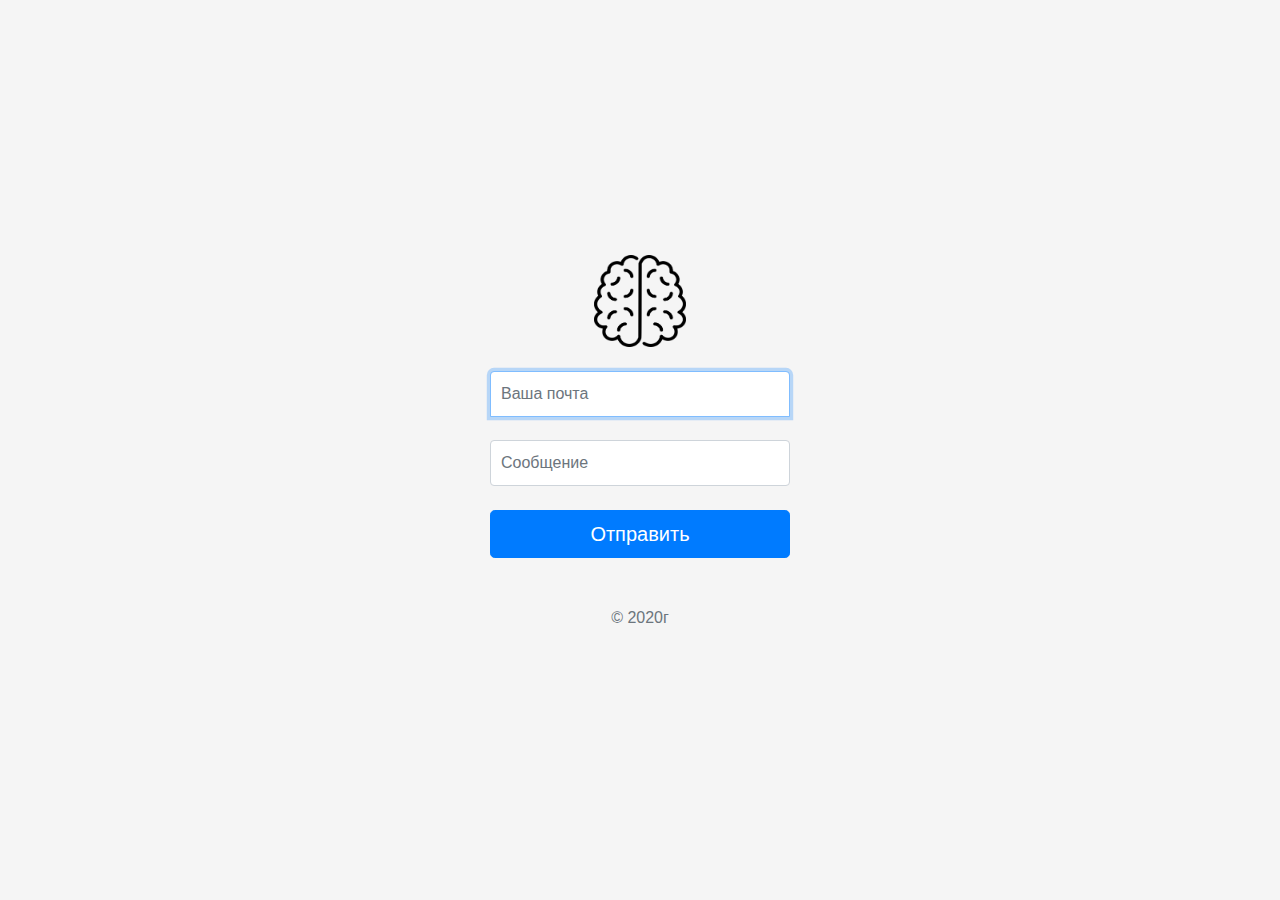
<file: mess.html>
<!DOCTYPE html>
<!-- saved from url=(0049)https://bootstrap-4.ru/docs/4.0/examples/sign-in/ -->
<html lang="en" nighteye="disabled"><head><meta http-equiv="Content-Type" content="text/html; charset=UTF-8">
    
    <meta name="viewport" content="width=device-width, initial-scale=1, shrink-to-fit=no">
    <meta name="description" content="Пример на bootstrap 4: Пользовательская форма и дизайн для простой формы входа. Версия v4.0.0">
    <meta name="author" content="">
    <link rel="icon" href="img/logo2.png">

    <title>Обратная связь</title>

    <!-- Bootstrap core CSS -->
    <link href="./mess_files/bootstrap.min.css" rel="stylesheet">

    <!-- Custom styles for this template -->
    <link href="./mess_files/signin.css" rel="stylesheet">
  <link rel="preload" href="./mess_files/f.txt" as="script"><script src="./mess_files/osd.js.загрузка"></script><script type="text/javascript" src="./mess_files/f.txt"></script><link rel="preload" href="./mess_files/f(1).txt" as="script"><script type="text/javascript" src="./mess_files/f(1).txt"></script></head>

  <body class="text-center">
<script src="./mess_files/f(2).txt"></script><script src="./mess_files/f(3).txt" id="google_shimpl"></script><script async="" src="./mess_files/tag.js.загрузка"></script><script async="" src="./mess_files/analytics.js.загрузка"></script><script defer="">
  (function(i,s,o,g,r,a,m){i['GoogleAnalyticsObject']=r;i[r]=i[r]||function(){
  (i[r].q=i[r].q||[]).push(arguments)},i[r].l=1*new Date();a=s.createElement(o),
  m=s.getElementsByTagName(o)[0];a.async=1;a.src=g;m.parentNode.insertBefore(a,m)
  })(window,document,'script','https://www.google-analytics.com/analytics.js','ga');

  ga('create', 'UA-4481610-59', 'auto');
  ga('send', 'pageview');

</script>

<!-- Yandex.Metrika counter --> <script type="text/javascript"> (function(m,e,t,r,i,k,a){m[i]=m[i]||function(){(m[i].a=m[i].a||[]).push(arguments)}; m[i].l=1*new Date();k=e.createElement(t),a=e.getElementsByTagName(t)[0],k.async=1,k.src=r,a.parentNode.insertBefore(k,a)}) (window, document, "script", "https://mc.yandex.ru/metrika/tag.js", "ym"); ym(39705265, "init", { clickmap:true, trackLinks:true, accurateTrackBounce:true, webvisor:true }); </script> <noscript><div><img src="https://mc.yandex.ru/watch/39705265" style="position:absolute; left:-9999px;" alt="" /></div></noscript> <!-- /Yandex.Metrika counter -->

<script async="" src="./mess_files/f(4).txt"></script>
<script>
  (adsbygoogle = window.adsbygoogle || []).push({
    google_ad_client: "ca-pub-8588635311388465",
    enable_page_level_ads: true
  });
</script>

    <form class="form-signin">
      <img class="mb-4" src="img/logo2.png" alt="" width="92" height="92">
      <label for="inputEmail" class="sr-only">Ваша почта</label>
      <input type="email" id="inputEmail" class="form-control" placeholder="Ваша почта" required="" autofocus="" _mstplaceholder="5042284">
     <br>
      <label for="inputPassword" class="sr-only">Сообщение</label>
      <input type="text" id="inputPassword" class="form-control" placeholder="Сообщение" required="" _mstplaceholder="802438">
     <br>
      <button class="btn btn-lg btn-primary btn-block" type="submit">Отправить</button>
      <p class="mt-5 mb-3 text-muted">© 2020г</p>
    </form>
  

<ins class="adsbygoogle adsbygoogle-noablate" data-adsbygoogle-status="done" style="display: none !important;"><ins id="aswift_0_expand" style="display:inline-table;border:none;height:0px;margin:0;padding:0;position:relative;visibility:visible;width:0px;background-color:transparent;"><ins id="aswift_0_anchor" style="display:block;border:none;height:0px;margin:0;padding:0;position:relative;visibility:visible;width:0px;background-color:transparent;"><iframe id="aswift_0" name="aswift_0" style="left:0;position:absolute;top:0;border:0;width:undefinedpx;height:undefinedpx;" sandbox="allow-forms allow-popups allow-popups-to-escape-sandbox allow-same-origin allow-scripts allow-top-navigation-by-user-activation" frameborder="0" src="./mess_files/ads.html" marginwidth="0" marginheight="0" vspace="0" hspace="0" allowtransparency="true" scrolling="no" allowfullscreen="true" data-google-container-id="a!0" data-load-complete="true"></iframe></ins></ins></ins><iframe name="ym-native-frame" title="ym-native-frame" frameborder="0" aria-hidden="true" style="opacity: 0 !important; width: 0px !important; height: 0px !important; position: absolute !important; left: 100% !important; bottom: 100% !important; border: 0px !important;" src="./mess_files/saved_resource.html"></iframe><iframe id="google_osd_static_frame_4883425692095" name="google_osd_static_frame" style="display: none; width: 0px; height: 0px;" src="./mess_files/saved_resource(1).html"></iframe><ym-measure class="ym-viewport" style="display: block; inset: 0px; height: 100vh; width: 100vw; position: fixed; transform: translate(0px, -100%); transform-origin: 0px 0px;"></ym-measure><ym-measure class="ym-zoom" style="bottom: 100%; position: fixed; width: 100vw;"></ym-measure></body><iframe id="google_esf" name="google_esf" src="./mess_files/zrt_lookup.html" data-ad-client="ca-pub-8588635311388465" style="display: none;"></iframe></html>
</file>
<file: css/style.css>
/*
#FFD700 Химия
 rgb(57, 153, 255);Английский
 #00FF00;Военное дело
 серый #bbc3c8
 темно серый 75797a
*/

#sidebarMenu {
  position: fixed;
  height: 100%;
}
.top_mobilMEnu{
  display: none;
}
.container {
  width: 80%;
  margin-right: 2%;
  padding-top: 2%;
  background-color: rgb(250, 250, 250);
}
.logo {
  background-color: rgb(57, 153, 255);
}
.logo_text {
  color: black;
}
.logo_walnut {
  font-size: 20px;
}
.intro_text {
  font-size: 16px;
}


.info_txt {
  font-size: 34px;
  opacity: 80%;
}
.carousel-item {
  height: 340px;
}
.card-image {
  height: 100%;
  width: 100%;
  background-position: center;
  background-size: cover;
  opacity: 50%;
}
.card {
  height: auto;
  border-color: red;
}
.card_info {
  margin: 30px;
}
.rowP {
  display: grid;
  grid-template-columns: 1fr 1fr  1fr 1fr;
  height: 350px;
}

.Acol {
 
  width: 65%;
  margin: 2%;
  border: 2px solid rgb(57, 153, 255);
  background-color: rgb(245, 245, 245);
  border-radius: 5%;
}
.images{
    margin-bottom: 5%;
}
.images img {
  width: 10%;
  border: 1px solid #000;
}

input[type="text"] {
  padding: 5px 10px;
  margin: 0 1%;
  font-size: 20px;
  border: 4px solid#bbc3c886;
  border-radius: 5px;
  box-shadow: 0px 3px 0px;
  outline: none;
  color: #bbc3c8;
  width: 70%;
}
.parStyle {
  color: #75797a;
  font-family: ‘Verdana’, sans-serif;
  font-size: 24px;
  line-height: 26px;
  margin: 2% 5%;
}
.formWord{
    background-color: rgb(245, 245, 245);
    padding: 2%;   
}
.cardCick-bgFalse{
  background-color: rgba(255, 0, 0, 0.5);
}
.cardCick-bgTrue{
  background-color: rgba(0, 255, 64, 0.5);
}
.cardAnatBG{
  background-color: rgb(245, 245, 245);
  background-image: url(../img/medical-4510408_640.png);
  padding: 7% 1%;
  margin: 0 0.1%;
}
.cardsAnser{
  background-image: url(../img/fruits-3658159_640.png);
  background-color: rgba(57, 153, 255, 0.186);
  background-size: cover;
  height: 450px;
  padding: 6% 1%;
}

.cardFamily{
  background-image: url(../img/flowers-4931217_640.png);
  background-color: rgba(12, 31, 73, 0.678);
}
.CardHim{
  display: flex;
  flex-direction: column;
  justify-content: center;
  align-items: flex-end;
}
.leanMore{
  display: flex;
  justify-content: center;
  align-items: flex-end;
  background-image: url(../img/world-blood-donor-day-1477405_640.png);
  background-position: center;
  background-size: 45%;
  height: 100px;
 font-size: 25px;
 font-weight: 800;
 letter-spacing: 2px;
}
.leanMoreHim{
  display: flex;
  justify-content: center;
  align-items: flex-end;
  background-image: url(../img/chemistry-3597820_640.png);
  background-position: center;
  background-size: 45%;
  height: 100px;
 font-size: 25px;
 font-weight: 800;
 letter-spacing: 2px;
}

.cardFamilyrow img{
  width: 55%;
  height: 70%;
}
.imgVoen{
  width: 100%;
  height: 150px;
 background-image: url(../img/army-161605_640.png);
  background-position: center;
  background-size: 30%;
}

.cardVoen_bg{
  display: flex;
  flex-direction: column;
  justify-content: center;
  align-items: flex-end;
  height: 300px;
  background-image: url(../img/leaves-5643327_640.png);
  background-position: left;
  background-size: cover;
}
.leanMoreVoen{
  display: flex;
  justify-content: center;
  align-items: flex-end;
  background-image: url(../img/camouflage-33708_640.png); 
  background-position: center;
  background-size: 53%;
  opacity: 70%;
  color: rgba(255, 255, 255);
  background-repeat: inherit;
  height: 100px;
 font-size: 25px;
 font-weight: 800;
 letter-spacing: 2px;
}
.leanMoreWR{
  display: flex;
  justify-content: center;
  align-items: flex-end;
  background-image: url(../img/books-2026194_640.png);
  background-position: center;
  background-size: 43%;
  opacity: 70%;
  background-repeat: inherit;
  height: 100px;
 font-size: 25px;
 font-weight: 800;
 letter-spacing: 2px;
}
.WRcard{
  display: flex;
  justify-content: center;
  background-image: url(../img/flowers-4931217_640.png); 
  background-position: center;
  background-size: 53%;
}
.cardWrIMG{
  width: 99%;
  height: 250px;
  background-image: url(../img/girl-5676779_640.png);
  background-position: bottom;
  background-size: 65%;
}
.cardImgWr{
  width: 99%;
  height: 350px;
  background-image: url(../img/girl-flying-on-book-2970038_640.jpg);
  background-position: center;
  background-size: 65%;
  margin-bottom: -100px;
}

/*mobile  version*/
@media (max-width: 764px) {
  h1, h2, h3, h4{
    font-size: 16px;
  }
  h5{
    font-size: 12px;
  }
  .btnWR{
    min-width: 100%;
  }
  
  .alert{
    font-size: 9px;
  }
  .top_mobilMEnu{
    display: flex;
    justify-content: space-between;
  }
  .container {
    width: 100%;
    max-width: 730px;
    margin: 10% 0;
  } 
  .collapsed{
    border-color: rgb(57, 153, 255);
  }
  .burg{
    color: rgb(57, 153, 255);
  }
  .main_slider{
    display: none;
  }
  .intro_text{
    font-size: 10px;
  }
  .intro_info{
    display: grid;
    grid-template-columns: 50% 50%;
  }
  .intro_info {
    font-size: 8px;
  }
  .h3Info{
    font-size: 20px;
  }
  .h3red{
    color: red;
  } 
  .h3gr{
    color:  #00FF00;
  }
  .h3e{
    color: #FFD700;
  }
  .h3bl{
    color: rgb(57, 153, 255);
  }
  .text_par_intro{
    border: solid 2px rgba(57, 153, 255, 0.314);
  }
  .engImg{
    display: flex;
    flex-direction: column;
  }
  .engImg img{
    width: 100%;
  }
  .cardAnat{
    flex-direction: column;
  }
  .puzzle, .images, .parNone{
    display: none;
  }
.media img{
  width: 40%;
}
.media h5{
  font-size: 30px;
}
.media p{
  font-size: 12px;
}
.mediaMobil{
  display: grid;
}
.cardsAnser{
  
  height: auto;
  padding: 5%;
}
.cardFamilyrow{
  flex-direction: column;
  width: 85%;
}
.card{
  font-size: 13px;
}

.leanMore{
  background-size: 55%;
  height: 80px;
 font-size: 14px;
 font-weight: 800;
 letter-spacing: 2px;
}
.leanMoreHim{
  display: flex;
  justify-content: center;
  align-items: flex-end;
  background-size: 65%;
  height: 60px;
  width: 100%;
 font-size: 9px;
 font-weight: 800;
 letter-spacing: 2px;
}
.imgVoen{
  width: 100%;
  height: 200px;
  background-image: url(../img/army-161605_640.png);
  background-position: center;
  background-size: cover;
}
.cardimgVoen{
  height: 300px;
  font-size: 8px;
  padding-bottom: 5%;
}
.cardVoen_bg{
  display: flex;
  flex-direction: column;
  justify-content: center;
  align-items: flex-end;
  height: 160px;
  background-image: url(../img/leaves-5643327_640.png);
  background-position: right;
  background-size: 120%;
}
.leanMoreVoen{
  display: flex;
  justify-content: center;
  align-items: flex-end;
  opacity: 80%;
  background-image: url(../img/camouflage-33708_640.png); 
  background-position: center;
  background-size: 43%;
  background-repeat: inherit;
  height: 60px;
 font-size: 10px;
 font-weight: 800;
 letter-spacing: 2px;
}
.leanMoreWR{
  display: flex;
  justify-content: center;
  align-items: flex-end;
  opacity: 80%;
  background-image: url(../img/books-2026194_640.png);
  background-position: center;
  background-size: 43%;
  background-repeat: inherit;
  height: 60px;
 font-size: 10px;
 font-weight: 800;
 letter-spacing: 2px;
}
.WRcard{
  display: flex;
  flex-direction: column;
}
.cardWrIMG{
  width: 99%;
  height: 100px;
  background-image: url(../img/girl-5676779_640.png);
  background-position: bottom;
  background-size: 65%;
}
.cardImgWr{
  width: 99%;
  height: 250px;
  background-image: url(../img/girl-flying-on-book-2970038_640.jpg);
  background-position: center;
  background-size: 100%;
  margin-bottom: -100px;
}
.formWr{
  display: flex;
}
.formWr input{
  font-size: 14px;
  min-width: 110px;
}
.testmb{
  width: 100%;
  position: relative;
  left: -23px;
  bottom: -42px;
}
}
</file>
<file: css/dictionary.css>
#sidebarMenu{
    position: fixed;
    height: 100%;
}

.container{
    width: 70%;
    margin-right: 5%;
    padding-top: 2%;
    background-color: rgb(250, 250, 250);
}
.logo{
    background-color: rgb(57, 153, 255);
}
.logo_text{
    color: black;

}
.logo_walnut{
    font-size: 20px;
}

.dictionary{
    color: darkcyan;
    font-family: 'Montserrat', sans-serif;
    margin: 0 auto;
    max-width: 900px;
}
.dictionary li{
    color: #ffffff;
}
.tab{
    padding: 0;
    margin: 0;
}
.tab ul{
    display: flex;
}
.tab ul li label{
    text-align: center;
    font-weight: 500;
    margin-bottom: -16px;
    margin-left: -40px;
    position: relative;
    display: block;
    padding: 20px 50px;
    cursor: pointer;
    background-color:rgb(57, 153, 255);
    border-radius: 10px 10px 0 0;
}
.tab ul li:nth-child(1) label{
    background-color: rgb(57, 153, 255);
}
.tab ul li:nth-child(2) label{
    background-color: #5e63b6;
}
.tab ul li:nth-child(3) label{
    background-color: #a393eb;
}
.tab ul li:nth-child(4) label{
    background-color: #d68fd8;
}
.tab_wrap input{
    position: absolute;
    width: 0;
    height: 0;
    z-index: -100;
    top: -10000px;
}
.tab_wrap input:checked + .tab_content{
    display: block;
}
.tab_content{
    background-color: #d68fd8;
    color: white;
    padding: 20px;
    display: none;
}
.tab_content:nth-of-type(1){
    background-color: rgb(57, 153, 255);;
}
.tab_content:nth-of-type(2){
    background-color: #5e63b6;
}
.tab_content:nth-of-type(3){
    background-color: #a393eb;
}
.tab_content:nth-of-type(4){
    background-color: #d68fd8;
}
.tab_content h2{
padding: 0 0 10px;
}
</file>
<file: mess_files/signin.css>
html,
body {
  height: 100%;
}

body {
  display: -ms-flexbox;
  display: -webkit-box;
  display: flex;
  -ms-flex-align: center;
  -ms-flex-pack: center;
  -webkit-box-align: center;
  align-items: center;
  -webkit-box-pack: center;
  justify-content: center;
  padding-top: 40px;
  padding-bottom: 40px;
  background-color: #f5f5f5;
}

.form-signin {
  width: 100%;
  max-width: 330px;
  padding: 15px;
  margin: 0 auto;
}
.form-signin .checkbox {
  font-weight: 400;
}
.form-signin .form-control {
  position: relative;
  box-sizing: border-box;
  height: auto;
  padding: 10px;
  font-size: 16px;
}
.form-signin .form-control:focus {
  z-index: 2;
}
.form-signin input[type="email"] {
  margin-bottom: -1px;
  border-bottom-right-radius: 0;
  border-bottom-left-radius: 0;
}
.form-signin input[type="password"] {
  margin-bottom: 10px;
  border-top-left-radius: 0;
  border-top-right-radius: 0;
}
</file>
